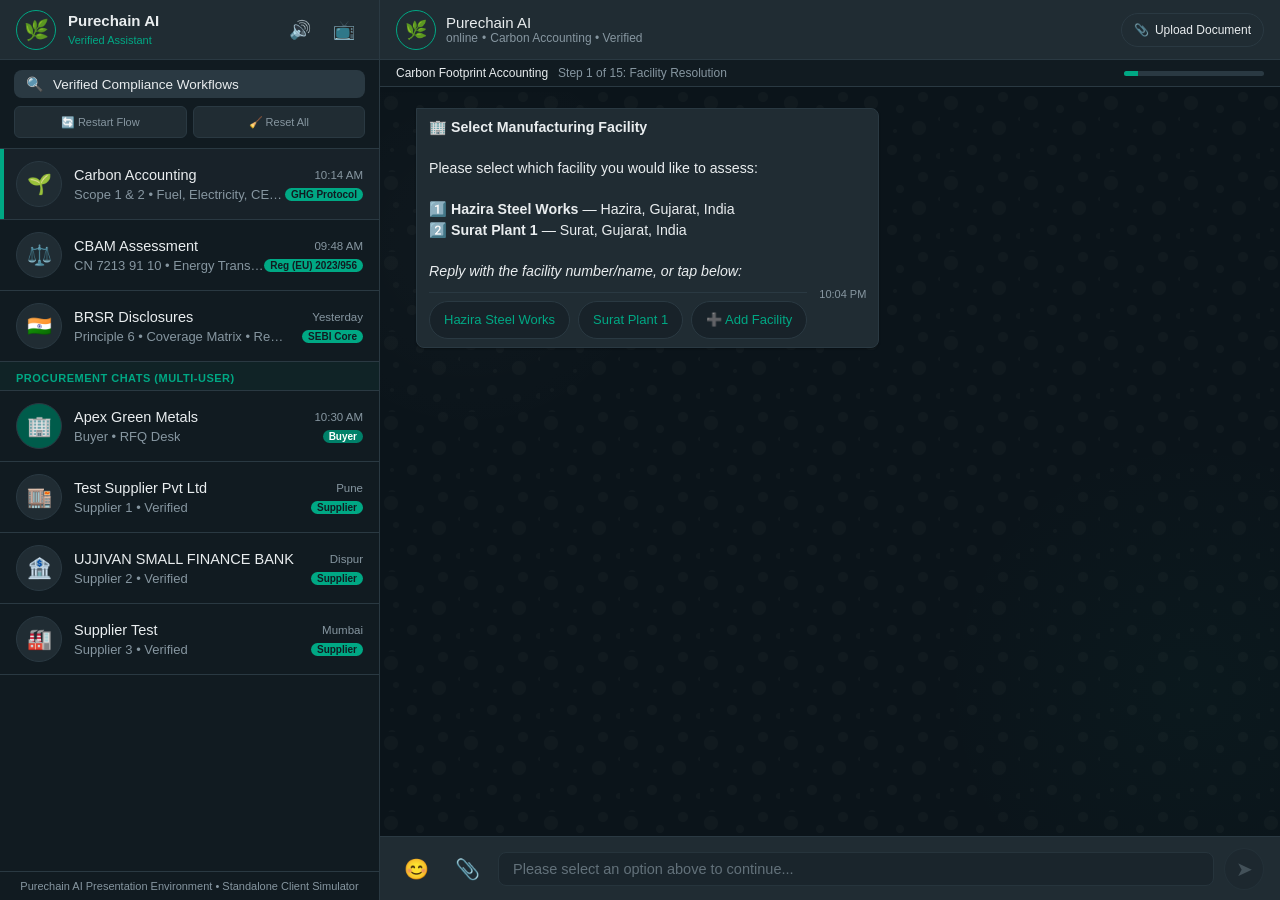
<file: index.html>
<!DOCTYPE html>
<html lang="en">
<head>
  <meta charset="UTF-8">
  <meta name="viewport" content="width=device-width, initial-scale=1.0, maximum-scale=1.0, user-scalable=no">
  <title>Purechain AI — Interactive WhatsApp Presentation Simulator</title>
  <link rel="stylesheet" href="css/whatsapp.css">
  <link rel="stylesheet" href="css/presentation.css">
</head>
<body>

  <!-- App Master Container: on mobile, alternates between .view-chat and .view-sidebar -->
  <div class="app-container view-chat" id="appContainer">

    <!-- WhatsApp Left Sidebar: Conversation / Workflow Selector -->
    <aside class="app-sidebar" id="appSidebar">
      <!-- Sidebar Header -->
      <div class="sidebar-header">
        <div class="brand-section">
          <div class="brand-avatar">🌿</div>
          <div class="brand-text">
            <h1>Purechain AI</h1>
            <span class="brand-badge">Verified Assistant</span>
          </div>
        </div>
        <div class="sidebar-actions">
          <button class="icon-btn" id="toggleAudioBtn" title="Toggle Sound">🔊</button>
          <button class="icon-btn" id="togglePresentationBtn" title="Toggle Presentation Mode">📺</button>
        </div>
      </div>

      <!-- Quick Controls & Search -->
      <div class="sidebar-tools">
        <div class="search-box">
          <span class="search-icon">🔍</span>
          <input type="text" id="workflowSearch" placeholder="Search conversations" readonly value="Verified Compliance Workflows">
        </div>

        <div class="demo-control-bar">
          <button class="btn-demo-ctrl" id="restartWorkflowBtn" title="Restart active conversation">🔄 Restart Flow</button>
          <button class="btn-demo-ctrl" id="resetAllDataBtn" title="Reset all demo states">🧹 Reset All</button>
        </div>
      </div>

      <!-- Workflow Conversations List -->
      <ul class="workflow-tab-list" id="workflowTabList">
        <!-- 1. Carbon Accounting (HARIYALI) -->
        <li class="workflow-tab-item active" data-workflow="HARIYALI">
          <div class="wf-icon-circle">🌱</div>
          <div class="wf-details">
            <div class="wf-title-row">
              <h3>Carbon Accounting</h3>
              <span class="wf-time">10:14 AM</span>
            </div>
            <div class="wf-preview-row">
              <span class="wf-snippet">Scope 1 & 2 • Fuel, Electricity, CEA v22.0</span>
              <span class="wf-badge">GHG Protocol</span>
            </div>
          </div>
        </li>

        <!-- 2. CBAM Assessment -->
        <li class="workflow-tab-item" data-workflow="CBAM">
          <div class="wf-icon-circle">⚖️</div>
          <div class="wf-details">
            <div class="wf-title-row">
              <h3>CBAM Assessment</h3>
              <span class="wf-time">09:48 AM</span>
            </div>
            <div class="wf-preview-row">
              <span class="wf-snippet">CN 7213 91 10 • Energy Transfers • Biomass</span>
              <span class="wf-badge">Reg (EU) 2023/956</span>
            </div>
          </div>
        </li>

        <!-- 3. BRSR Disclosures -->
        <li class="workflow-tab-item" data-workflow="BRSR">
          <div class="wf-icon-circle">🇮🇳</div>
          <div class="wf-details">
            <div class="wf-title-row">
              <h3>BRSR Disclosures</h3>
              <span class="wf-time">Yesterday</span>
            </div>
            <div class="wf-preview-row">
              <span class="wf-snippet">Principle 6 • Coverage Matrix • Reconciled</span>
              <span class="wf-badge">SEBI Core</span>
            </div>
          </div>
        </li>

        <!-- Section: Multi-User Procurement Simulation -->
        <li style="padding: 10px 16px 6px; font-size: 11px; font-weight: 700; color: var(--wa-green-primary); letter-spacing: 0.5px; background-color: rgba(0, 168, 132, 0.05); border-bottom: 1px solid var(--wa-border);">
          PROCUREMENT CHATS (MULTI-USER)
        </li>

        <!-- 4. Buyer — Apex Green Metals Pvt Ltd -->
        <li class="workflow-tab-item" data-workflow="PROCUREMENT_BUYER" id="tab_buyer">
          <div class="wf-icon-circle" style="background-color: #005c4b; color: #e9edef;">🏢</div>
          <div class="wf-details">
            <div class="wf-title-row">
              <h3>Apex Green Metals</h3>
              <span class="wf-time" id="time_buyer">10:30 AM</span>
            </div>
            <div class="wf-preview-row">
              <span class="wf-snippet" id="snippet_buyer">Buyer • RFQ Desk</span>
              <span class="wf-badge" style="background-color: #008069; color: #fff;">Buyer</span>
            </div>
          </div>
        </li>

        <!-- 5. Supplier 1 — Test Supplier Pvt Ltd -->
        <li class="workflow-tab-item" data-workflow="PROCUREMENT_SUPPLIER_1" id="tab_supplier_1">
          <div class="wf-icon-circle">🏬</div>
          <div class="wf-details">
            <div class="wf-title-row">
              <h3>Test Supplier Pvt Ltd</h3>
              <span class="wf-time" id="time_supplier_1">Pune</span>
            </div>
            <div class="wf-preview-row">
              <span class="wf-snippet" id="snippet_supplier_1">Supplier 1 • Verified</span>
              <span class="wf-badge">Supplier</span>
            </div>
          </div>
        </li>

        <!-- 6. Supplier 2 — UJJIVAN SMALL FINANCE BANK LIMITED -->
        <li class="workflow-tab-item" data-workflow="PROCUREMENT_SUPPLIER_2" id="tab_supplier_2">
          <div class="wf-icon-circle">🏦</div>
          <div class="wf-details">
            <div class="wf-title-row">
              <h3>UJJIVAN SMALL FINANCE BANK</h3>
              <span class="wf-time" id="time_supplier_2">Dispur</span>
            </div>
            <div class="wf-preview-row">
              <span class="wf-snippet" id="snippet_supplier_2">Supplier 2 • Verified</span>
              <span class="wf-badge">Supplier</span>
            </div>
          </div>
        </li>

        <!-- 7. Supplier 3 — Supplier Test -->
        <li class="workflow-tab-item" data-workflow="PROCUREMENT_SUPPLIER_3" id="tab_supplier_3">
          <div class="wf-icon-circle">🏭</div>
          <div class="wf-details">
            <div class="wf-title-row">
              <h3>Supplier Test</h3>
              <span class="wf-time" id="time_supplier_3">Mumbai</span>
            </div>
            <div class="wf-preview-row">
              <span class="wf-snippet" id="snippet_supplier_3">Supplier 3 • Verified</span>
              <span class="wf-badge">Supplier</span>
            </div>
          </div>
        </li>
      </ul>

      <!-- Sidebar Footer -->
      <div class="sidebar-footer">
        Purechain AI Presentation Environment • Standalone Client Simulator
      </div>
    </aside>

    <!-- WhatsApp Main Chat Area -->
    <main class="chat-container" id="chatContainer">

      <!-- Chat Header -->
      <header class="chat-header">
        <div class="chat-header-profile">
          <!-- Back button: visible on mobile to return to conversations list -->
          <button class="mobile-back-btn" id="mobileBackBtn" title="Back to conversations">←</button>
          <div class="profile-avatar" id="headerAvatar">🌿</div>
          <div class="profile-info">
            <h2 id="headerTitle">Purechain AI</h2>
            <div class="profile-status">
              <span id="headerStatus">online</span> • <span id="headerSubtitle">Carbon Accounting • Verified</span>
            </div>
          </div>
        </div>

        <div class="chat-header-controls">
          <button class="btn-header-action" id="attachDocBtn" title="Upload Document">
            <span class="btn-icon">📎</span> <span>Upload Document</span>
          </button>
        </div>
      </header>

      <!-- Workflow Progress Tracker Bar -->
      <div class="workflow-progress-banner">
        <div class="progress-info">
          <strong id="workflowBannerTitle">Carbon Accounting Assessment</strong>
          <span id="workflowProgressText">Step 1 of 11: Facility Details</span>
        </div>
        <div class="progress-bar-container">
          <div class="progress-bar-fill" id="workflowProgressFill" style="width: 10%"></div>
        </div>
      </div>

      <!-- Wallpaper & Scrollable History -->
      <div class="chat-wallpaper"></div>
      <div class="chat-history" id="chatHistory">
        <!-- Messages dynamically inserted here -->
      </div>

      <!-- Typing Indicator (Floating / In-flow) -->
      <div class="typing-bubble hidden" id="typingIndicator" style="position: absolute; bottom: 74px; left: 24px; z-index: 5;">
        <span class="typing-dot"></span>
        <span class="typing-dot"></span>
        <span class="typing-dot"></span>
      </div>

      <!-- Chat Input Composer -->
      <footer class="chat-footer">
        <button class="footer-btn" title="Emoji">😊</button>
        <button class="footer-btn" id="attachDocFooterBtn" onclick="document.getElementById('attachDocBtn').click()" title="Attach Document">📎</button>

        <div class="input-container disabled">
          <input type="text" class="message-input" id="messageInput" placeholder="Please select an option above to continue..." disabled readonly>
        </div>

        <button class="footer-btn send-btn disabled" id="sendMessageBtn" title="Send Message" disabled>➤</button>
      </footer>

    </main>

  </div>

  <!-- Reusable Document Modal & Statutory Report Viewer -->
  <div class="modal-overlay hidden" id="documentModal">
    <div class="modal-dialog">
      <div class="modal-header">
        <h3 id="modalTitle">Document Verification</h3>
        <button class="icon-btn" id="modalCloseBtn">✕</button>
      </div>
      <div class="modal-body" id="modalBody">
        <!-- Dynamic content: Upload Dropzone or Statutory Report Paper -->
      </div>
    </div>
  </div>

  <!-- JavaScript Module Bundle -->
  <script src="js/data/hariyali_data.js"></script>
  <script src="js/data/cbam_data.js"></script>
  <script src="js/data/brsr_data.js"></script>
  <script src="js/data/daam_guru_data.js?v=20261109_06"></script>
  <script src="js/data/procurement_data.js?v=20261109_06"></script>
  <script src="js/data/sample_docs.js"></script>
  <script src="js/engines/ocr_engine.js"></script>
  <script src="js/engines/hariyali_engine.js"></script>
  <script src="js/engines/cbam_engine.js"></script>
  <script src="js/engines/brsr_engine.js"></script>
  <script src="js/engines/procurement_engine.js?v=20261109_06"></script>
  <script src="js/ui/chat_view.js?v=20261109_06"></script>
  <script src="js/ui/document_modal.js?v=20261109_06"></script>
  <script src="js/ui/controls.js?v=20261109_06"></script>
  <script src="js/app.js?v=20261109_06"></script>

</body>
</html>
</file>
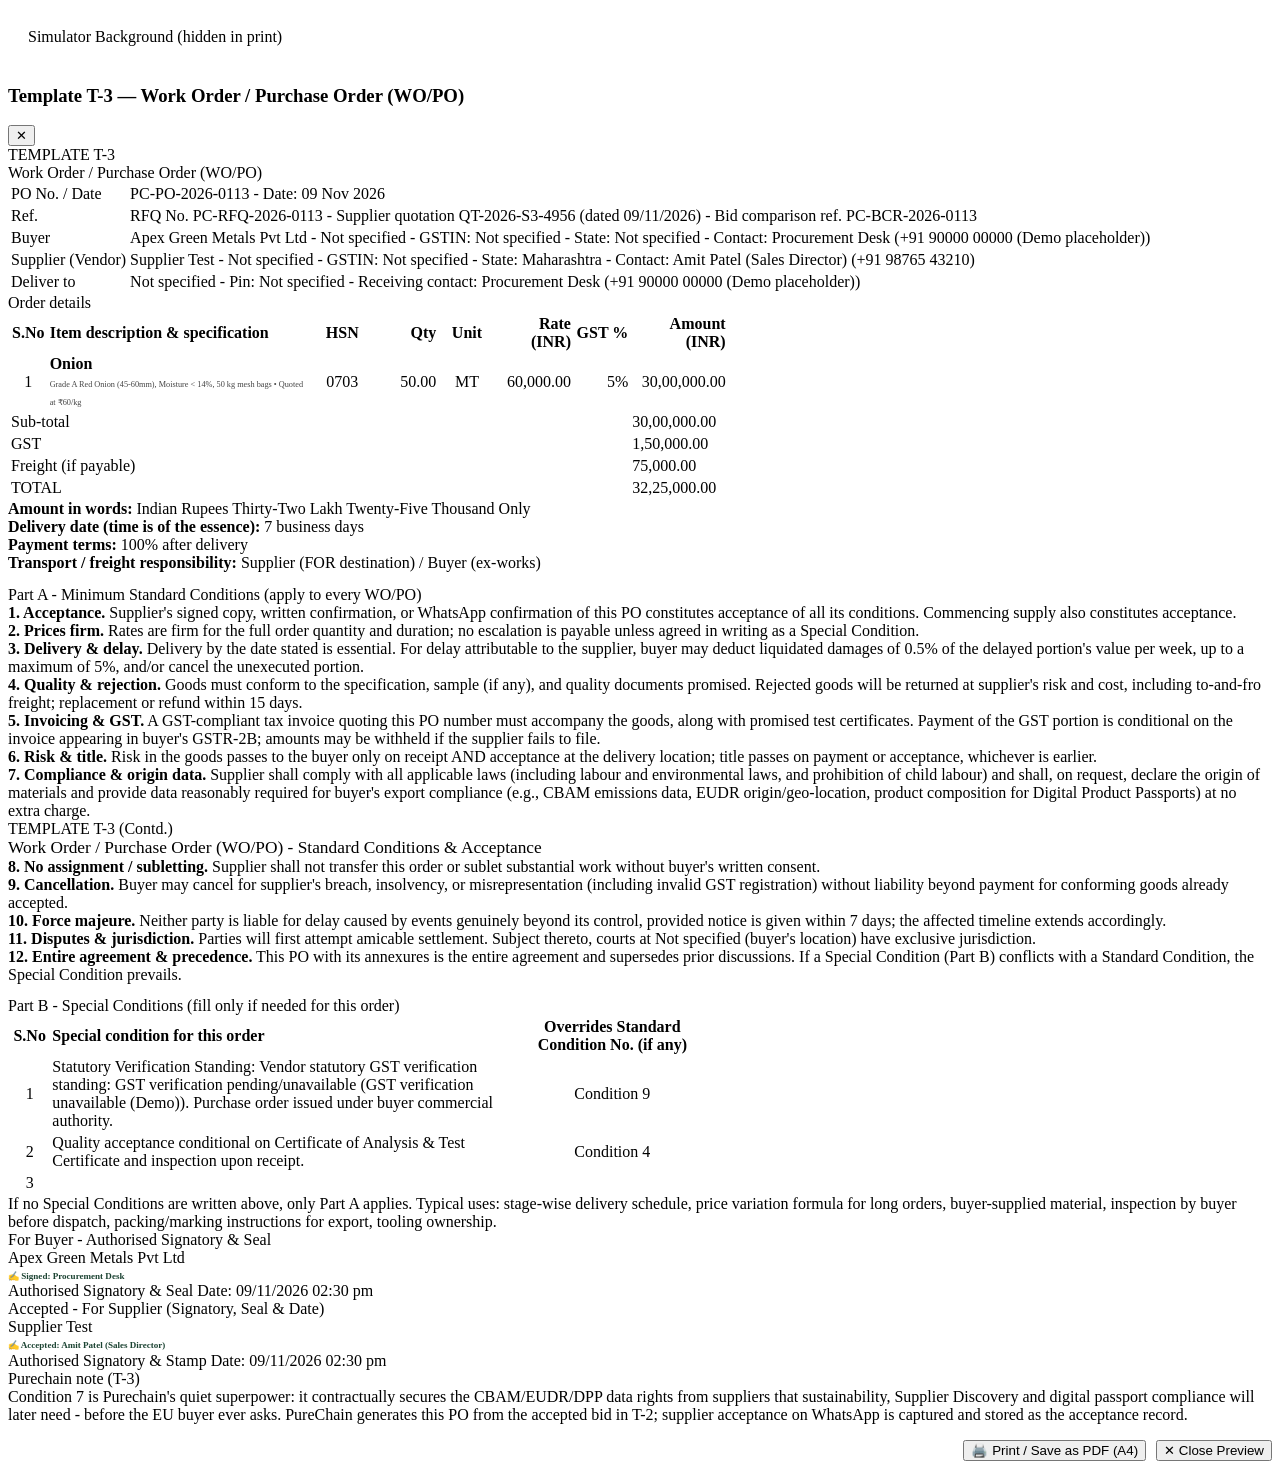
<file: scratch/temp_browser_print.html>
<!DOCTYPE html>
<html lang="en">
<head>
  <meta charset="UTF-8">
  <title>Purechain AI — Interactive WhatsApp Presentation Simulator</title>
  <link rel="stylesheet" href="file:///C:/Users/spait/Downloads/purechain-ai-simu/purechain-simulator/css/presentation.css">
</head>
<body class="modal-open">
  <div class="app-container">
    <div style="padding: 20px;">Simulator Background (hidden in print)</div>
  </div>

  <!-- Reusable Document Modal & Statutory Report Viewer -->
  <div class="modal-overlay" id="documentModal">
    <div class="modal-dialog">
      <div class="modal-header">
        <h3 id="modalTitle">Template T-3 — Work Order / Purchase Order (WO/PO)</h3>
        <button class="icon-btn" id="modalCloseBtn">✕</button>
      </div>
      <div class="modal-body" id="modalBody">
        
      <div class="po-preview-wrapper">
        
      <div class="t3-po-document">
        
        <!-- ==================== PAGE 1 OF 2 ==================== -->
        <div class="t3-page t3-page-1">
          <!-- Header -->
          <div class="t3-tag">TEMPLATE T-3</div>
          <div class="t3-title">Work Order / Purchase Order (WO/PO)</div>
          <div class="t3-header-divider"></div>

          <!-- Summary Table -->
          <table class="t3-summary-table">
            <tbody>
              <tr>
                <td class="t3-summary-label">PO No. / Date</td>
                <td class="t3-summary-val">PC-PO-2026-0113 - Date: 09 Nov 2026</td>
              </tr>
              <tr>
                <td class="t3-summary-label">Ref.</td>
                <td class="t3-summary-val">RFQ No. PC-RFQ-2026-0113 - Supplier quotation QT-2026-S3-4956 (dated 09/11/2026) - Bid comparison ref. PC-BCR-2026-0113</td>
              </tr>
              <tr>
                <td class="t3-summary-label">Buyer</td>
                <td class="t3-summary-val">Apex Green Metals Pvt Ltd - Not specified - GSTIN: Not specified - State: Not specified - Contact: Procurement Desk (+91 90000 00000 (Demo placeholder))</td>
              </tr>
              <tr>
                <td class="t3-summary-label">Supplier (Vendor)</td>
                <td class="t3-summary-val">Supplier Test - Not specified - GSTIN: Not specified - State: Maharashtra - Contact: Amit Patel (Sales Director) (+91 98765 43210)</td>
              </tr>
              <tr>
                <td class="t3-summary-label">Deliver to</td>
                <td class="t3-summary-val">Not specified - Pin: Not specified - Receiving contact: Procurement Desk (+91 90000 00000 (Demo placeholder))</td>
              </tr>
            </tbody>
          </table>

          <!-- Order Details Section -->
          <div class="t3-section-heading">Order details</div>
          <table class="t3-order-table">
            <thead>
              <tr>
                <th style="width: 26pt; text-align: center;">S.No</th>
                <th style="width: 194pt; text-align: left;">Item description &amp; specification</th>
                <th style="width: 45pt; text-align: center;">HSN</th>
                <th style="width: 45pt; text-align: right;">Qty</th>
                <th style="width: 40pt; text-align: center;">Unit</th>
                <th style="width: 55pt; text-align: right;">Rate (INR)</th>
                <th style="width: 40pt; text-align: right;">GST %</th>
                <th style="width: 70pt; text-align: right;">Amount (INR)</th>
              </tr>
            </thead>
            <tbody>
              <tr>
                <td style="text-align: center;">1</td>
                <td style="text-align: left;">
                  <strong>Onion</strong>
                  <br><span style="color: #444444; font-size: 6.2pt;">Grade A Red Onion (45-60mm), Moisture < 14%, 50 kg mesh bags • Quoted at ₹60/kg</span>
                </td>
                <td style="text-align: center;">0703</td>
                <td style="text-align: right;">50.00</td>
                <td style="text-align: center;">MT</td>
                <td style="text-align: right;">60,000.00</td>
                <td style="text-align: right;">5%</td>
                <td style="text-align: right;">30,00,000.00</td>
              </tr>
              <tr class="t3-total-row">
                <td colspan="7" class="t3-total-label">Sub-total</td>
                <td class="t3-total-val">30,00,000.00</td>
              </tr>
              <tr class="t3-total-row">
                <td colspan="7" class="t3-total-label">GST</td>
                <td class="t3-total-val">1,50,000.00</td>
              </tr>
              <tr class="t3-total-row">
                <td colspan="7" class="t3-total-label">Freight (if payable)</td>
                <td class="t3-total-val">75,000.00</td>
              </tr>
              <tr class="t3-grand-total-row">
                <td colspan="7" class="t3-grand-total-label">TOTAL<span class="t3-compat-tag" style="display:none;"> PURCHASE ORDER VALUE (INR)</span></td>
                <td class="t3-grand-total-val">32,25,000.00</td>
              </tr>
            </tbody>
          </table>

          <!-- Commercial Terms & Amount in Words Lines -->
          <div class="t3-commercial-lines">
            <div class="t3-commercial-line">
              <strong>Amount in words<span class="t3-compat-tag" style="display:none;"> (INR)</span>:</strong> Indian Rupees Thirty-Two Lakh Twenty-Five Thousand Only
            </div>
            <div class="t3-commercial-line">
              <strong>Delivery date (time is of the essence):</strong> 7 business days
            </div>
            <div class="t3-commercial-line">
              <strong>Payment terms:</strong> 100% after delivery
            </div>
            <div class="t3-commercial-line">
              <strong>Transport / freight responsibility:</strong> Supplier (FOR destination) / Buyer (ex-works)
            </div>
          </div>

          <!-- Part A Section Heading -->
          <div class="t3-section-heading" style="margin-top: 10pt;">Part A - Minimum Standard Conditions (apply to every WO/PO)</div>
          
          <!-- Conditions 1 to 7 -->
          <div class="t3-condition-p1">
            <strong>1. Acceptance.</strong> Supplier's signed copy, written confirmation, or WhatsApp confirmation of this PO constitutes acceptance of all its conditions. Commencing supply also constitutes acceptance.
          </div>
          <div class="t3-condition-p1">
            <strong>2. Prices firm.</strong> Rates are firm for the full order quantity and duration; no escalation is payable unless agreed in writing as a Special Condition.
          </div>
          <div class="t3-condition-p1">
            <strong>3. Delivery &amp; delay.</strong> Delivery by the date stated is essential. For delay attributable to the supplier, buyer may deduct liquidated damages of 0.5% of the delayed portion's value per week, up to a maximum of 5%, and/or cancel the unexecuted portion.
          </div>
          <div class="t3-condition-p1">
            <strong>4. Quality &amp; rejection.</strong> Goods must conform to the specification, sample (if any), and quality documents promised. Rejected goods will be returned at supplier's risk and cost, including to-and-fro freight; replacement or refund within 15 days.
          </div>
          <div class="t3-condition-p1">
            <strong>5. Invoicing &amp; GST.</strong> A GST-compliant tax invoice quoting this PO number must accompany the goods, along with promised test certificates. Payment of the GST portion is conditional on the invoice appearing in buyer's GSTR-2B; amounts may be withheld if the supplier fails to file.
          </div>
          <div class="t3-condition-p1">
            <strong>6. Risk &amp; title.</strong> Risk in the goods passes to the buyer only on receipt AND acceptance at the delivery location; title passes on payment or acceptance, whichever is earlier.
          </div>
          <div class="t3-condition-p1">
            <strong>7. Compliance &amp; origin data.</strong> Supplier shall comply with all applicable laws (including labour and environmental laws, and prohibition of child labour) and shall, on request, declare the origin of materials and provide data reasonably required for buyer's export compliance (e.g., CBAM emissions data, EUDR origin/geo-location, product composition for Digital Product Passports) at no extra charge.
          </div>
        </div>

        <!-- ==================== PAGE 2 OF 2 ==================== -->
        <div class="t3-page t3-page-2">
          <!-- Page 2 Header -->
          <div class="t3-tag">TEMPLATE T-3 (Contd.)</div>
          <div class="t3-title" style="font-size: 13pt;">Work Order / Purchase Order (WO/PO) - Standard Conditions &amp; Acceptance</div>
          <div class="t3-header-divider"></div>

          <!-- Conditions 8 to 12 -->
          <div class="t3-condition-p2">
            <strong>8. No assignment / subletting.</strong> Supplier shall not transfer this order or sublet substantial work without buyer's written consent.
          </div>
          <div class="t3-condition-p2">
            <strong>9. Cancellation.</strong> Buyer may cancel for supplier's breach, insolvency, or misrepresentation (including invalid GST registration) without liability beyond payment for conforming goods already accepted.
          </div>
          <div class="t3-condition-p2">
            <strong>10. Force majeure.</strong> Neither party is liable for delay caused by events genuinely beyond its control, provided notice is given within 7 days; the affected timeline extends accordingly.
          </div>
          <div class="t3-condition-p2">
            <strong>11. Disputes &amp; jurisdiction.</strong> Parties will first attempt amicable settlement. Subject thereto, courts at Not specified (buyer's location) have exclusive jurisdiction.
          </div>
          <div class="t3-condition-p2">
            <strong>12. Entire agreement &amp; precedence.</strong> This PO with its annexures is the entire agreement and supersedes prior discussions. If a Special Condition (Part B) conflicts with a Standard Condition, the Special Condition prevails.
          </div>

          <!-- Part B Section Heading -->
          <div class="t3-section-heading" style="margin-top: 10pt;">Part B - Special Conditions (fill only if needed for this order)</div>

          <!-- Part B Table -->
          <table class="t3-partb-table">
            <thead>
              <tr>
                <th style="width: 28pt; text-align: center;">S.No</th>
                <th style="width: 347pt; text-align: left;">Special condition for this order</th>
                <th style="width: 140pt; text-align: center;">Overrides Standard Condition No. (if any)</th>
              </tr>
            </thead>
            <tbody>
              <tr>
                <td style="text-align: center;">1</td>
                <td style="text-align: left;">Statutory Verification Standing: Vendor statutory GST verification standing: GST verification pending/unavailable (GST verification unavailable (Demo)). Purchase order issued under buyer commercial authority.</td>
                <td style="text-align: center;">Condition 9</td>
              </tr>
              <tr>
                <td style="text-align: center;">2</td>
                <td style="text-align: left;">Quality acceptance conditional on Certificate of Analysis & Test Certificate and inspection upon receipt.</td>
                <td style="text-align: center;">Condition 4</td>
              </tr>
              <tr>
                <td style="text-align: center;">3</td>
                <td style="text-align: left;">&nbsp;</td>
                <td style="text-align: center;">&nbsp;</td>
              </tr>
            </tbody>
          </table>

          <!-- Part B Footnote -->
          <div class="t3-partb-footnote">
            If no Special Conditions are written above, only Part A applies. Typical uses: stage-wise delivery schedule, price variation formula for long orders, buyer-supplied material, inspection by buyer before dispatch, packing/marking instructions for export, tooling ownership.
          </div>

          <!-- Signatures Section -->
          <div class="t3-signatures-row">
            <div class="t3-sig-card">
              <div class="t3-sig-title">For Buyer - Authorised Signatory &amp; Seal</div>
              <div class="t3-sig-party">Apex Green Metals Pvt Ltd</div>
              
                <div class="t3-sig-signed" style="font-size: 6.8pt; color: #1b4332; font-weight: bold; margin: 3pt 0 1pt 0;">
                  ✍️ Signed: Procurement Desk
                </div>
              
              <div class="t3-sig-divider"></div>
              <div class="t3-sig-bottom">
                <span>Authorised Signatory &amp; Seal</span>
                <span>Date: 09/11/2026 02:30 pm</span>
              </div>
            </div>
            <div class="t3-sig-card">
              <div class="t3-sig-title">Accepted - For Supplier (Signatory, Seal &amp; Date)</div>
              <div class="t3-sig-party">Supplier Test</div>
              
                <div class="t3-sig-signed" style="font-size: 6.8pt; color: #1b4332; font-weight: bold; margin: 3pt 0 1pt 0;">
                  ✍️ Accepted: Amit Patel (Sales Director)
                </div>
              
              <div class="t3-sig-divider"></div>
              <div class="t3-sig-bottom">
                <span>Authorised Signatory &amp; Stamp</span>
                <span>Date: 09/11/2026 02:30 pm</span>
              </div>
            </div>
          </div>

          <!-- Purechain Note (T-3) -->
          <div class="t3-purechain-note">
            <div class="t3-note-title">Purechain note (T-3)</div>
            <div class="t3-note-body">
              Condition 7 is Purechain's quiet superpower: it contractually secures the CBAM/EUDR/DPP data rights from suppliers that sustainability, Supplier Discovery and digital passport compliance will later need - before the EU buyer ever asks. PureChain generates this PO from the accepted bid in T-2; supplier acceptance on WhatsApp is captured and stored as the acceptance record.
            </div>
          </div>
        </div>

      </div>
    
        <div class="report-actions" style="margin-top: 16px; display: flex; justify-content: flex-end; gap: 10px;">
          <button class="btn-download" onclick="window.print()">🖨️ Print / Save as PDF (A4)</button>
          <button class="btn-secondary" onclick="window.documentModal.close()">✕ Close Preview</button>
        </div>
      </div>
    
      </div>
    </div>
  </div>
</body>
</html>
</file>
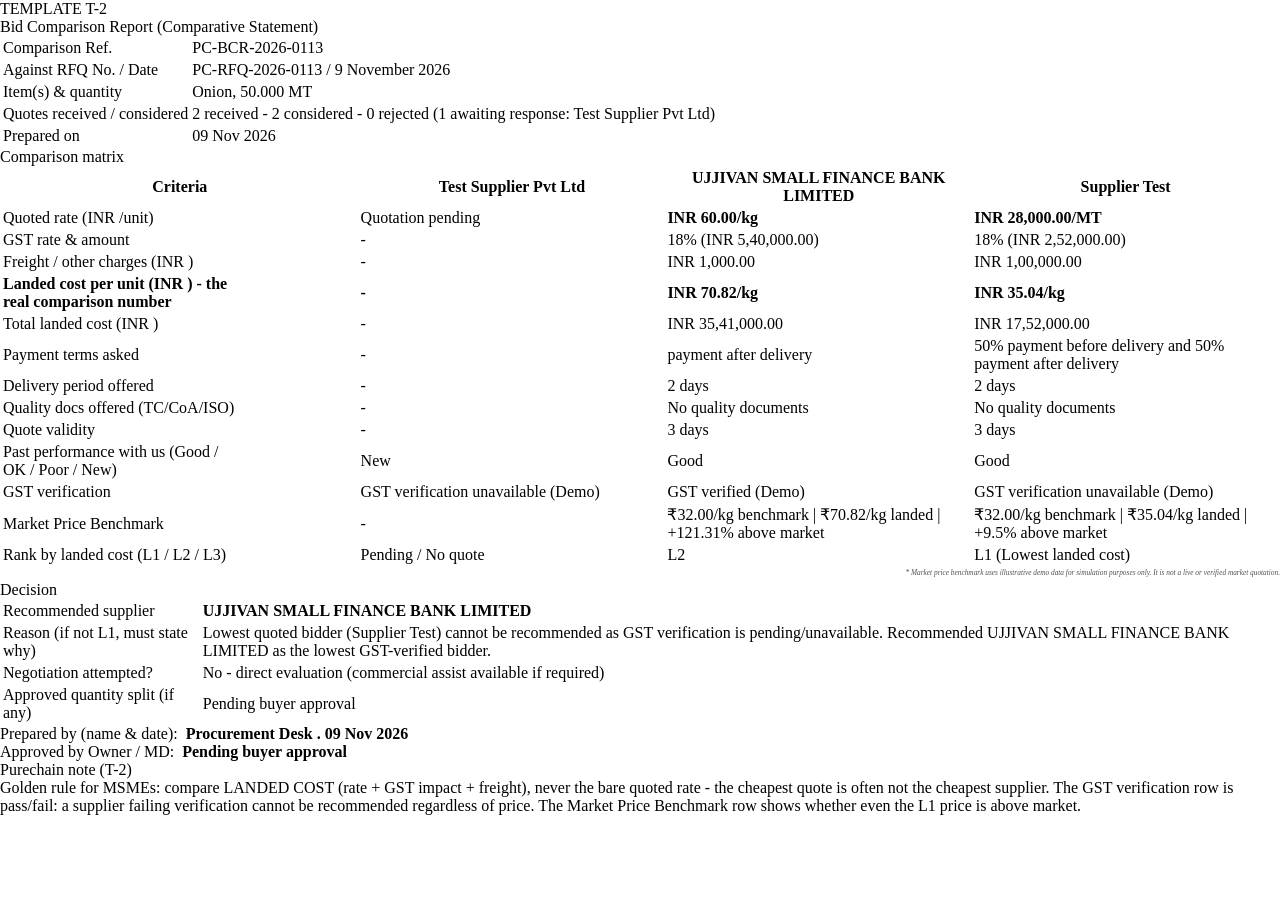
<file: scratch/temp_comparison.html>
<!DOCTYPE html>
<html>
<head>
  <meta charset="utf-8">
  <title>T-2 Bid Comparison Report - PC-BCR-2026-0113</title>
  <link rel="stylesheet" href="file:///C:/Users/spait/Downloads/purechain-ai-simu/purechain-simulator/css/presentation.css">
  <style>
    @page {
      size: A4 portrait;
      margin: 12mm 14mm 12mm 14mm;
    }
    body {
      margin: 0;
      padding: 0;
      background: #ffffff;
      -webkit-print-color-adjust: exact !important;
      print-color-adjust: exact !important;
    }
    .t2-comparison-document {
      box-shadow: none !important;
      padding: 0 !important;
      max-width: 100% !important;
    }
    .report-actions {
      display: none !important;
    }
  </style>
</head>
<body>
  
      <div class="t2-comparison-document">
        <!-- Document Header -->
        <div class="t2-header">
          <div class="t2-template-tag">TEMPLATE T-2</div>
          <div class="t2-title">Bid Comparison Report (Comparative Statement)</div>
        </div>
        <div class="t2-divider"></div>

        <!-- SECTION A — RFQ SUMMARY -->
        <table class="t2-table t2-summary-table">
          <tbody>
            <tr>
              <td class="t2-label">Comparison Ref.</td>
              <td class="t2-value">PC-BCR-2026-0113</td>
            </tr>
            <tr>
              <td class="t2-label">Against RFQ No. / Date</td>
              <td class="t2-value">PC-RFQ-2026-0113 / 9 November 2026</td>
            </tr>
            <tr>
              <td class="t2-label">Item(s) & quantity</td>
              <td class="t2-value">Onion, 50.000 MT</td>
            </tr>
            <tr>
              <td class="t2-label">Quotes received / considered</td>
              <td class="t2-value">2 received - 2 considered - 0 rejected (1 awaiting response: Test Supplier Pvt Ltd)</td>
            </tr>
            <tr>
              <td class="t2-label">Prepared on</td>
              <td class="t2-value">09 Nov 2026</td>
            </tr>
          </tbody>
        </table>

        <!-- SECTION B — COMPARISON MATRIX -->
        <div class="t2-section-heading">Comparison matrix</div>
        <table class="t2-table t2-matrix-table">
          <thead>
            <tr>
              <th class="t2-criteria-th" style="width: 28%;">Criteria</th>
              <th style="width: 24%;">Test Supplier Pvt Ltd</th><th style="width: 24%;">UJJIVAN SMALL FINANCE BANK LIMITED</th><th style="width: 24%;">Supplier Test</th>
            </tr>
          </thead>
          <tbody>
            <!-- Row 1: Quoted rate (INR /unit) -->
            <tr>
              <td class="t2-criteria-col">Quoted rate (INR /unit)</td>
              <td style="">Quotation pending</td><td style="font-weight: bold;">INR 60.00/kg</td><td style="font-weight: bold;">INR 28,000.00/MT</td>
            </tr>
            <!-- Row 2: GST rate & amount -->
            <tr class="t2-row-alt">
              <td class="t2-criteria-col">GST rate & amount</td>
              <td>-</td><td>18% (INR 5,40,000.00)</td><td>18% (INR 2,52,000.00)</td>
            </tr>
            <!-- Row 3: Freight / other charges (INR ) -->
            <tr>
              <td class="t2-criteria-col">Freight / other charges (INR )</td>
              <td>-</td><td>INR 1,000.00</td><td>INR 1,00,000.00</td>
            </tr>
            <!-- Row 4: Landed cost per unit (INR ) - the real comparison number -->
            <tr class="t2-row-landed">
              <td class="t2-criteria-col"><strong>Landed cost per unit (INR ) - the<br>real comparison number</strong></td>
              <td><strong>-</strong></td><td><strong>INR 70.82/kg</strong></td><td><strong>INR 35.04/kg</strong></td>
            </tr>
            <!-- Row 5: Total landed cost (INR ) -->
            <tr class="t2-row-total">
              <td class="t2-criteria-col">Total landed cost (INR )</td>
              <td>-</td><td>INR 35,41,000.00</td><td>INR 17,52,000.00</td>
            </tr>
            <!-- Row 6: Payment terms asked -->
            <tr class="t2-row-alt">
              <td class="t2-criteria-col">Payment terms asked</td>
              <td>-</td><td>payment after delivery</td><td>50% payment before delivery and 50% payment after delivery</td>
            </tr>
            <!-- Row 7: Delivery period offered -->
            <tr>
              <td class="t2-criteria-col">Delivery period offered</td>
              <td>-</td><td>2 days</td><td>2 days</td>
            </tr>
            <!-- Row 8: Quality docs offered (TC/CoA/ISO) -->
            <tr class="t2-row-alt">
              <td class="t2-criteria-col">Quality docs offered (TC/CoA/ISO)</td>
              <td>-</td><td>No quality documents</td><td>No quality documents</td>
            </tr>
            <!-- Row 9: Quote validity -->
            <tr>
              <td class="t2-criteria-col">Quote validity</td>
              <td>-</td><td>3 days</td><td>3 days</td>
            </tr>
            <!-- Row 10: Past performance with us (Good / OK / Poor / New) -->
            <tr class="t2-row-alt">
              <td class="t2-criteria-col">Past performance with us (Good /<br>OK / Poor / New)</td>
              <td>New</td><td>Good</td><td>Good</td>
            </tr>
            <!-- Row 11: GST verification -->
            <tr>
              <td class="t2-criteria-col">GST verification</td>
              <td>GST verification unavailable (Demo)</td><td>GST verified (Demo)</td><td>GST verification unavailable (Demo)</td>
            </tr>
            <!-- Row 12: Market Price Benchmark -->
            <tr class="t2-row-alt">
              <td class="t2-criteria-col">Market Price Benchmark</td>
              <td>-</td><td>₹32.00/kg benchmark | ₹70.82/kg landed | +121.31% above market</td><td>₹32.00/kg benchmark | ₹35.04/kg landed | +9.5% above market</td>
            </tr>
            <!-- Row 13: Rank by landed cost (L1 / L2 / L3) -->
            <tr class="t2-row-rank">
              <td class="t2-criteria-col">Rank by landed cost (L1 / L2 / L3)</td>
              <td>Pending / No quote</td><td>L2</td><td>L1 (Lowest landed cost)</td>
            </tr>
          </tbody>
        </table>

        <!-- Market Price Benchmark Simulation Disclosure -->
        <div class="t2-benchmark-disclosure" style="font-size: 5.5pt; color: #4a5550; font-style: italic; margin: 1px 0 4px 0; text-align: right;">
          * Market price benchmark uses illustrative demo data for simulation purposes only. It is not a live or verified market quotation.
        </div>

        <!-- SECTION C — DECISION -->
        <div class="t2-section-heading">Decision</div>
        <table class="t2-table t2-decision-table">
          <tbody>
            <tr>
              <td class="t2-label">Recommended supplier</td>
              <td class="t2-value"><strong>UJJIVAN SMALL FINANCE BANK LIMITED</strong></td>
            </tr>
            <tr>
              <td class="t2-label">Reason (if not L1, must state why)</td>
              <td class="t2-value">Lowest quoted bidder (Supplier Test) cannot be recommended as GST verification is pending/unavailable. Recommended UJJIVAN SMALL FINANCE BANK LIMITED as the lowest GST-verified bidder.</td>
            </tr>
            <tr>
              <td class="t2-label">Negotiation attempted?</td>
              <td class="t2-value">No - direct evaluation (commercial assist available if required)</td>
            </tr>
            <tr>
              <td class="t2-label">Approved quantity split (if any)</td>
              <td class="t2-value">Pending buyer approval</td>
            </tr>
          </tbody>
        </table>

        <!-- Signatures Line -->
        <div class="t2-signatures">
          <div>Prepared by (name &amp; date): &nbsp;<strong>Procurement Desk . 09 Nov 2026</strong></div>
          <div>Approved by Owner / MD: &nbsp;<strong>Pending buyer approval</strong></div>
        </div>

        <!-- SECTION D — PURECHAIN NOTE -->
        <div class="t2-callout">
          <div class="t2-callout-title">Purechain note (T-2)</div>
          <div>Golden rule for MSMEs: compare LANDED COST (rate + GST impact + freight), never the bare quoted rate - the cheapest quote is often not the cheapest supplier. The GST verification row is pass/fail: a supplier failing verification cannot be recommended regardless of price. The Market Price Benchmark row shows whether even the L1 price is above market.</div>
        </div>

        <!-- Interactive Modal Actions (Screen view only) -->
        <div class="report-actions" style="margin-top: 16px; display: flex; justify-content: flex-end; gap: 10px;">
          <button class="btn-download" onclick="window.print()">🖨️ Print / Save as PDF (A4)</button>
          <button class="btn-secondary" onclick="window.documentModal.close()">✕ Close Preview</button>
        </div>
      </div>
    
</body>
</html>
</file>
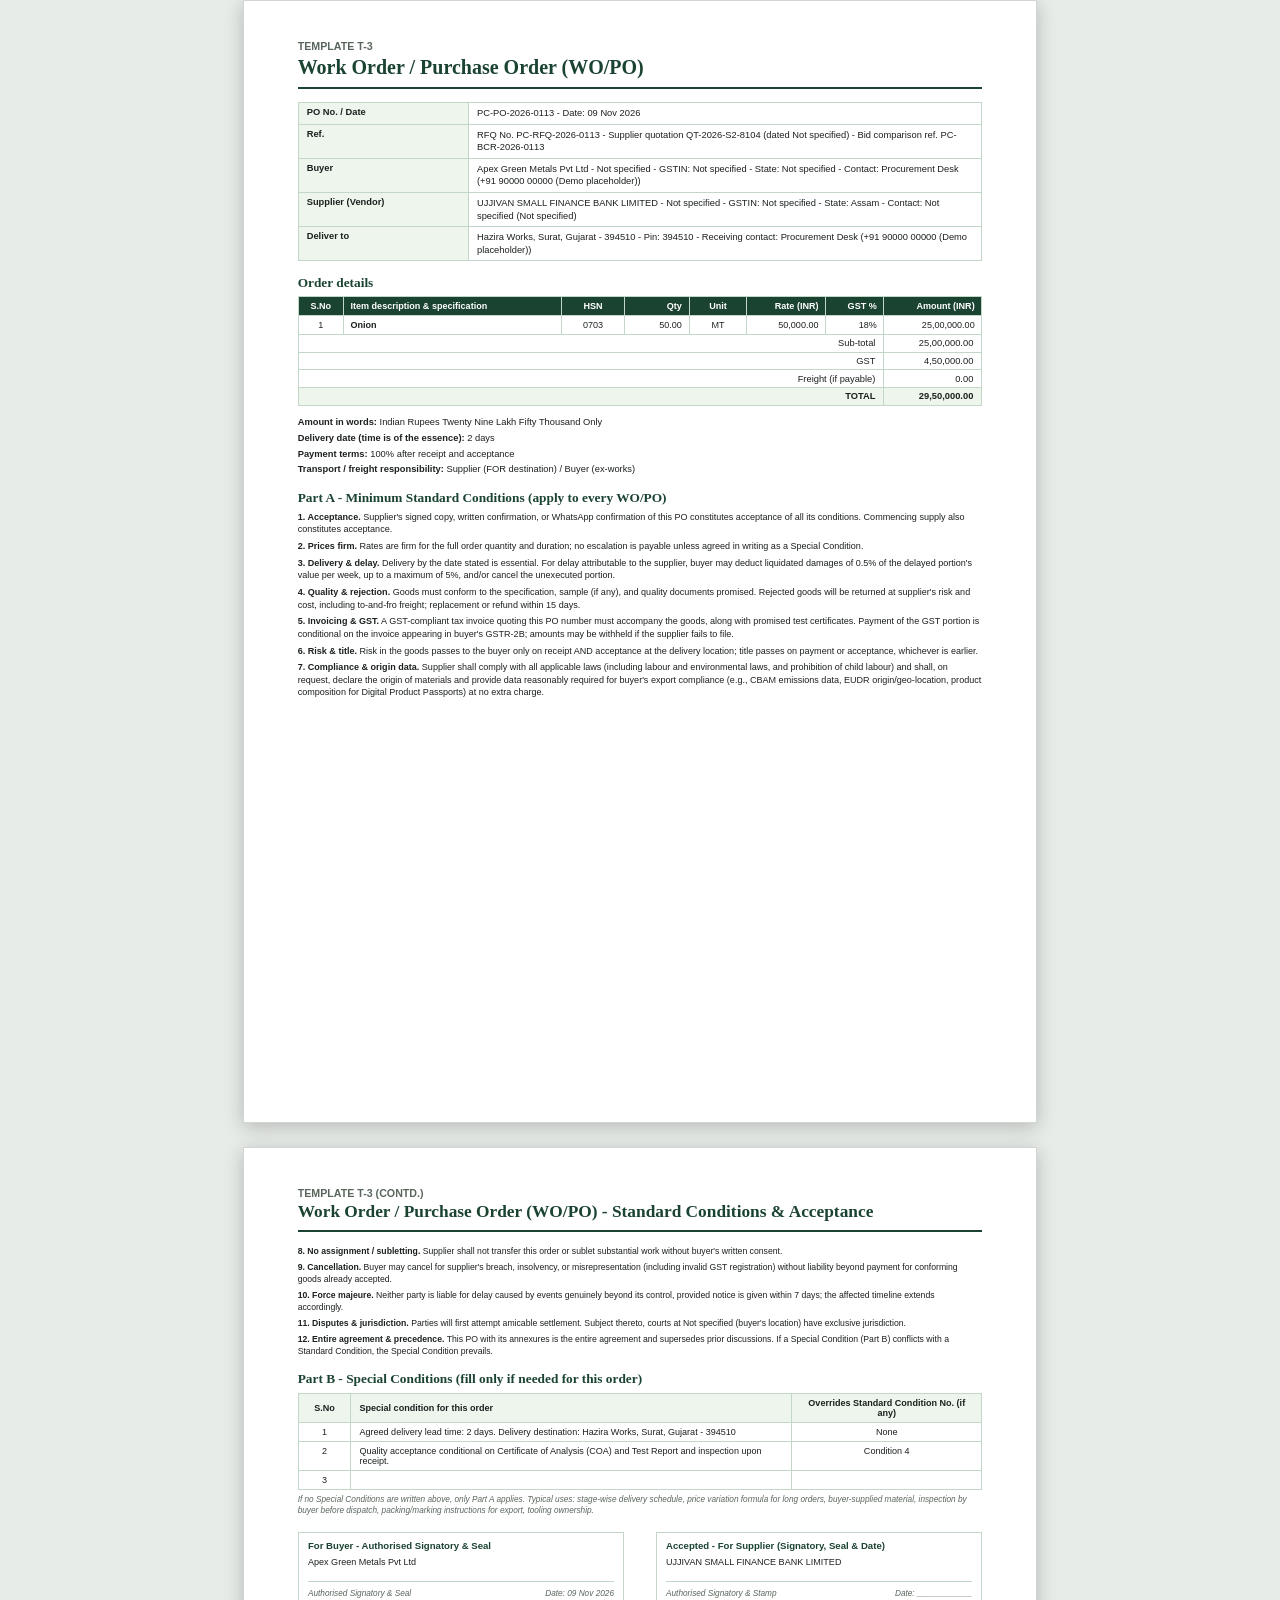
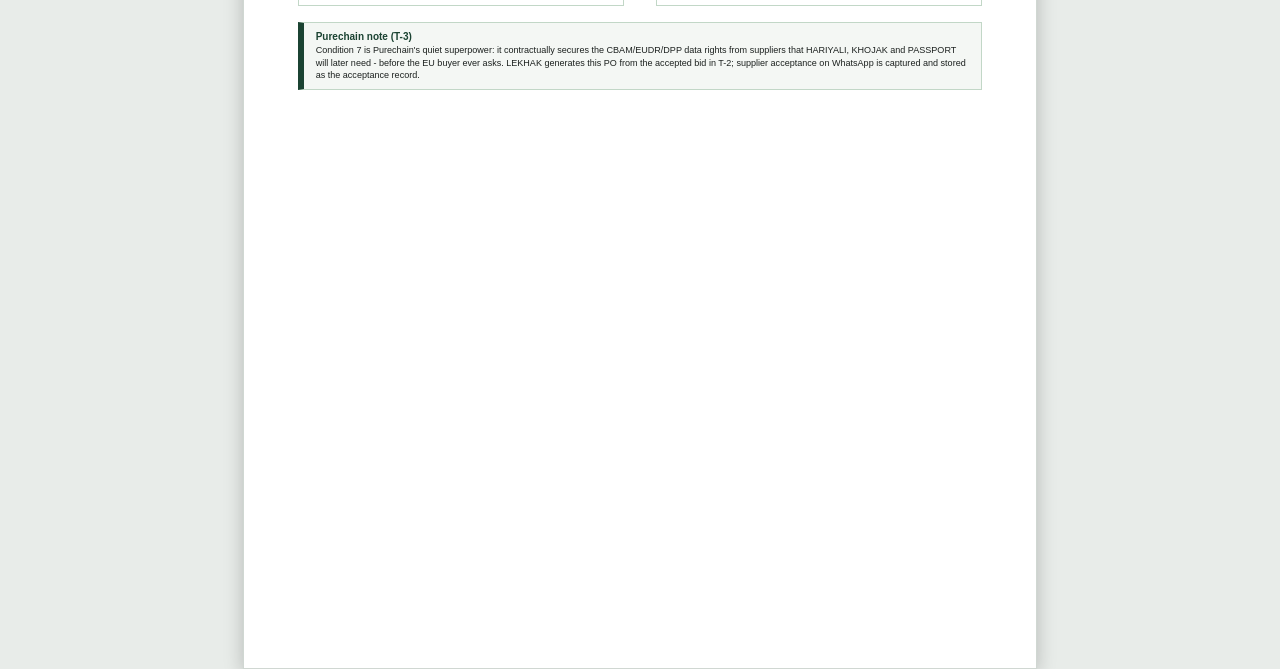
<file: scratch/temp_po.html>
<!DOCTYPE html>
<html>
<head>
  <meta charset="UTF-8">
  <title>Purchase Order T-3</title>
  <style>
    /**
 * Purechain AI — Presentation Mode, Document Cards & Report Viewer Styling
 * Strictly uses WhatsApp Original Palette:
 * #0B141A, #111B21, #202C33, #005C4B, #00A884, #008069, #E9EDEF, #8696A0, #2A3942, #182229
 */

/* Presentation Mode */
.presentation-mode .app-sidebar {
  display: none !important;
}

.presentation-mode .chat-container {
  width: 100vw;
  max-width: 1100px;
  margin: 0 auto;
  border-left: 1px solid var(--wa-border);
  border-right: 1px solid var(--wa-border);
}

.presentation-mode .mobile-back-btn {
  display: none !important;
}

/* Document Cards inside WhatsApp Bubble */
.whatsapp-doc-card {
  background-color: var(--wa-hover-bg);
  border: 1px solid var(--wa-border);
  border-radius: 8px;
  padding: 12px;
  margin: 8px 0;
  display: flex;
  flex-direction: column;
  gap: 8px;
  width: 100%;
}

.doc-header {
  display: flex;
  align-items: center;
  gap: 10px;
  border-bottom: 1px solid var(--wa-border);
  padding-bottom: 8px;
}

.doc-icon-badge {
  font-size: 24px;
  width: 40px;
  height: 40px;
  background-color: var(--wa-bg-incoming);
  border: 1px solid var(--wa-border);
  border-radius: 8px;
  display: flex;
  align-items: center;
  justify-content: center;
  flex-shrink: 0;
}

.doc-meta-info {
  min-width: 0;
  flex: 1;
}

.doc-title {
  font-size: 13.5px;
  font-weight: 600;
  color: var(--wa-text-primary);
  word-break: break-all;
}

.doc-subtitle {
  font-size: 11px;
  color: var(--wa-text-secondary);
}

.badge-confidence {
  color: var(--wa-green-primary);
  font-weight: 600;
}

.doc-body-table {
  display: flex;
  flex-direction: column;
  gap: 6px;
  font-size: 12px;
}

.doc-row {
  display: flex;
  justify-content: space-between;
  align-items: flex-start;
  gap: 8px;
}

.doc-label {
  color: var(--wa-text-secondary);
  flex-shrink: 0;
}

.doc-val {
  color: var(--wa-text-primary);
  text-align: right;
  word-break: break-word;
}

.highlight-val {
  color: var(--wa-green-primary);
  font-weight: 600;
  font-size: 13px;
}

/* Conflict Alert */
.ocr-conflict-alert {
  background-color: rgba(255, 179, 0, 0.08);
  border: 1px solid rgba(255, 179, 0, 0.35);
  border-radius: 6px;
  padding: 8px 10px;
  display: flex;
  align-items: flex-start;
  gap: 8px;
  font-size: 12px;
  color: #ffca28;
  margin-top: 4px;
}

.ocr-conflict-alert .alert-icon {
  font-size: 16px;
  flex-shrink: 0;
}

/* BRSR Coverage Matrix Table inside WhatsApp */
.brsr-matrix-card {
  background-color: var(--wa-hover-bg);
  border: 1px solid var(--wa-border);
  border-radius: 8px;
  padding: 10px;
  margin: 8px 0;
  width: 100%;
  overflow-x: auto;
  -webkit-overflow-scrolling: touch;
}

.matrix-title {
  font-size: 12.5px;
  font-weight: 600;
  color: var(--wa-text-primary);
  margin-bottom: 8px;
}

.matrix-table {
  width: 100%;
  min-width: 290px;
  border-collapse: collapse;
  font-size: 11.5px;
}

.matrix-table th {
  text-align: left;
  padding: 6px 8px;
  background-color: var(--wa-bg-incoming);
  color: var(--wa-text-secondary);
  border-bottom: 1px solid var(--wa-border);
  font-weight: 500;
}

.matrix-table td {
  padding: 6px 8px;
  border-bottom: 1px solid var(--wa-border);
  color: var(--wa-text-primary);
}

.st-tag {
  font-size: 10.5px;
  padding: 2px 6px;
  border-radius: 4px;
  font-weight: 500;
  display: inline-block;
}

.st-tag.avail {
  background-color: rgba(0, 168, 132, 0.15);
  color: var(--wa-green-primary);
}

.st-tag.miss {
  background-color: rgba(234, 67, 53, 0.15);
  color: #f28b82;
}

/* Math blocks */
.math-block {
  background-color: var(--wa-hover-bg);
  border-left: 3px solid var(--wa-green-primary);
  padding: 8px 10px;
  margin: 6px 0;
  font-family: "Courier New", Courier, monospace;
  font-size: 12.5px;
  border-radius: 0 4px 4px 0;
  color: var(--wa-text-primary);
  overflow-x: auto;
  -webkit-overflow-scrolling: touch;
}

.math-inline {
  background-color: var(--wa-hover-bg);
  padding: 1px 4px;
  border-radius: 3px;
  font-family: "Courier New", Courier, monospace;
  font-size: 12.5px;
  color: var(--wa-text-primary);
}

/* ==========================================================================
   Modal Overlay & Report Viewer
   ========================================================================== */
.modal-overlay {
  position: fixed;
  top: 0;
  left: 0;
  right: 0;
  bottom: 0;
  background-color: rgba(0, 0, 0, 0.85);
  display: flex;
  align-items: center;
  justify-content: center;
  z-index: 1000;
  backdrop-filter: blur(4px);
  padding: 16px;
}

.modal-dialog {
  background-color: var(--wa-bg-sidebar);
  border: 1px solid var(--wa-border);
  border-radius: 12px;
  width: 100%;
  max-width: 820px;
  max-height: 90vh;
  display: flex;
  flex-direction: column;
  box-shadow: 0 10px 40px rgba(0,0,0,0.6);
  overflow: hidden;
}

.modal-header {
  height: 56px;
  background-color: var(--wa-bg-header);
  display: flex;
  align-items: center;
  justify-content: space-between;
  padding: 0 18px;
  border-bottom: 1px solid var(--wa-border);
  flex-shrink: 0;
}

.modal-header h3 {
  font-size: 15px;
  font-weight: 600;
  color: var(--wa-text-primary);
  white-space: nowrap;
  overflow: hidden;
  text-overflow: ellipsis;
}

.modal-body {
  flex: 1;
  overflow-y: auto;
  padding: 20px;
  background-color: var(--wa-bg-app);
  -webkit-overflow-scrolling: touch;
}

/* Upload Dialog Inside Modal */
.upload-dropzone {
  border: 2px dashed var(--wa-border);
  border-radius: 8px;
  padding: 24px 16px;
  text-align: center;
  background-color: var(--wa-hover-bg);
  cursor: pointer;
  transition: all 0.15s ease;
}

.upload-dropzone:hover {
  border-color: var(--wa-green-primary);
}

.drop-icon {
  font-size: 36px;
  margin-bottom: 8px;
}

.upload-dropzone h3 {
  font-size: 15px;
  font-weight: 600;
  color: var(--wa-text-primary);
  margin-bottom: 4px;
}

.upload-dropzone p {
  font-size: 12.5px;
  color: var(--wa-text-secondary);
}

.upload-hint {
  font-size: 11.5px;
  color: var(--wa-text-secondary);
  margin-top: 10px;
}

.upload-progress-container {
  margin: 14px 0;
  background-color: var(--wa-hover-bg);
  border: 1px solid var(--wa-border);
  border-radius: 8px;
  padding: 12px;
}

.upload-status-text {
  font-size: 12.5px;
  color: var(--wa-green-primary);
  margin-bottom: 6px;
  font-weight: 500;
}

.upload-progress-bar {
  height: 6px;
  background-color: var(--wa-border);
  border-radius: 3px;
  overflow: hidden;
}

.upload-progress-fill {
  height: 100%;
  background-color: var(--wa-green-primary);
  transition: width 0.2s ease;
}

.sample-docs-section {
  margin-top: 20px;
}

.sample-docs-section h4 {
  font-size: 13px;
  color: var(--wa-text-secondary);
  margin-bottom: 10px;
}

.sample-docs-grid {
  display: flex;
  flex-direction: column;
  gap: 8px;
}

.sample-doc-card {
  background-color: var(--wa-hover-bg);
  border: 1px solid var(--wa-border);
  border-radius: 8px;
  padding: 10px 14px;
  display: flex;
  align-items: center;
  gap: 12px;
  cursor: pointer;
  transition: all 0.15s ease;
}

.sample-doc-card:hover {
  border-color: var(--wa-green-primary);
}

.doc-info {
  flex: 1;
  min-width: 0;
}

.doc-name {
  font-size: 13.5px;
  font-weight: 500;
  color: var(--wa-text-primary);
  white-space: nowrap;
  overflow: hidden;
  text-overflow: ellipsis;
  margin-bottom: 2px;
}

.doc-details {
  font-size: 11.5px;
  color: var(--wa-text-secondary);
}

.btn-select-doc {
  background-color: var(--wa-green-primary);
  color: var(--wa-bg-sidebar);
  border: none;
  padding: 6px 12px;
  border-radius: 16px;
  font-size: 11.5px;
  font-weight: 600;
  cursor: pointer;
  white-space: nowrap;
  flex-shrink: 0;
}

/* ==========================================================================
   Report Paper Styling (Clean Printable White Canvas inside Modal)
   ========================================================================== */
.report-paper {
  background-color: #ffffff;
  color: #1a1a1a;
  padding: 30px;
  border-radius: 6px;
  box-shadow: 0 4px 20px rgba(0,0,0,0.5);
  font-family: -apple-system, BlinkMacSystemFont, "Segoe UI", Roboto, Arial, sans-serif;
  line-height: 1.5;
  width: 100%;
}

.report-header {
  display: flex;
  justify-content: space-between;
  align-items: flex-start;
  border-bottom: 2px solid var(--wa-green-primary);
  padding-bottom: 14px;
  margin-bottom: 16px;
  gap: 12px;
}

.report-brand h2 {
  font-size: 18px;
  color: #0c1317;
  margin-top: 3px;
  font-weight: 700;
}

.report-badge {
  font-size: 10.5px;
  font-weight: 700;
  color: var(--wa-green-secondary);
  letter-spacing: 0.5px;
}

.report-sub {
  font-size: 11.5px;
  color: #555;
  margin-top: 2px;
}

.report-qr {
  border: 1px solid #ccc;
  padding: 6px 10px;
  text-align: center;
  font-size: 9.5px;
  font-weight: bold;
  background-color: #f9f9f9;
  border-radius: 4px;
  flex-shrink: 0;
}

.report-meta-grid {
  display: grid;
  grid-template-columns: 1fr 1fr;
  gap: 6px 16px;
  font-size: 12.5px;
  background-color: #f5f7f8;
  padding: 10px 14px;
  border-radius: 6px;
  margin-bottom: 20px;
}

.report-table-wrapper {
  width: 100%;
  overflow-x: auto;
  -webkit-overflow-scrolling: touch;
  margin: 12px 0 20px 0;
}

.report-table {
  width: 100%;
  min-width: 480px;
  border-collapse: collapse;
  font-size: 12.5px;
}

.report-table th {
  background-color: var(--wa-green-primary);
  color: #fff;
  padding: 8px 10px;
  text-align: left;
  font-weight: 600;
}

.report-table td {
  padding: 8px 10px;
  border-bottom: 1px solid #e0e0e0;
}

.report-table tr.total-row td {
  background-color: #e8f5e9;
  font-size: 13px;
  border-top: 2px solid var(--wa-green-primary);
  border-bottom: 2px solid var(--wa-green-primary);
}

.kpi-boxes {
  display: flex;
  gap: 12px;
  margin: 16px 0;
}

.kpi-box {
  flex: 1;
  background-color: #f5f7f8;
  border-left: 3px solid var(--wa-green-primary);
  padding: 10px 14px;
  border-radius: 0 4px 4px 0;
  min-width: 0;
}

.kpi-val {
  display: block;
  font-size: 18px;
  font-weight: 700;
  color: #0c1317;
  word-break: break-word;
}

.kpi-lbl {
  font-size: 10.5px;
  color: #666;
  text-transform: uppercase;
}

.report-actions {
  display: flex;
  flex-wrap: wrap;
  gap: 10px;
  margin-top: 24px;
  padding-top: 16px;
  border-top: 1px solid #eee;
}

.btn-download {
  background-color: var(--wa-green-primary);
  color: #fff;
  border: none;
  padding: 8px 16px;
  border-radius: 6px;
  font-size: 13px;
  font-weight: 600;
  cursor: pointer;
  transition: background-color 0.15s;
}

.btn-download:hover {
  background-color: var(--wa-green-secondary);
}

.btn-secondary {
  background-color: #e0e0e0;
  color: #333;
  border: none;
  padding: 8px 16px;
  border-radius: 6px;
  font-size: 13px;
  font-weight: 600;
  cursor: pointer;
}

/* ==========================================================================
   Mobile Adaptations for Cards & Modals (< 768px and < 380px)
   ========================================================================== */
@media (max-width: 767px) {
  .modal-overlay {
    padding: 8px;
  }

  .modal-dialog {
    max-height: 94vh;
  }

  .modal-body {
    padding: 14px;
  }

  .report-paper {
    padding: 18px 14px;
  }

  .report-header {
    flex-direction: column;
    gap: 8px;
  }

  .report-meta-grid {
    grid-template-columns: 1fr;
    gap: 4px;
    font-size: 12px;
  }

  .kpi-boxes {
    flex-direction: column;
    gap: 8px;
  }

  .report-actions {
    flex-direction: column;
  }

  .btn-download, .btn-secondary {
    width: 100%;
    text-align: center;
    padding: 10px;
  }

  .sample-doc-card {
    padding: 8px 10px;
    gap: 8px;
  }

  .doc-name {
    font-size: 12.5px;
  }
}

@media (max-width: 379px) {
  .report-paper {
    padding: 12px 10px;
  }

  .report-brand h2 {
    font-size: 15px;
  }

  .doc-row {
    flex-direction: column;
    gap: 2px;
  }

  .doc-val {
    text-align: left;
  }
}

/* ==========================================================================
   Exact Template T-1 RFQ & Document Print Styles
   ========================================================================== */
.rfq-t1-document {
  background-color: #ffffff;
  color: #222222;
  font-family: Calibri, -apple-system, BlinkMacSystemFont, Arial, sans-serif;
  max-width: 794px;
  margin: 0 auto;
  padding: 24px 32px;
  box-sizing: border-box;
  box-shadow: 0 4px 20px rgba(0, 0, 0, 0.4);
  border-radius: 4px;
  -webkit-print-color-adjust: exact !important;
  print-color-adjust: exact !important;
  color-adjust: exact !important;
}

.rfq-t1-document th {
  background-color: #1e4d2b !important;
  color: #ffffff !important;
  box-shadow: inset 0 0 0 1000px #1e4d2b !important;
  border: 1px solid #6b8e4e !important;
  font-family: Cambria, 'Times New Roman', Georgia, serif !important;
  -webkit-print-color-adjust: exact !important;
  print-color-adjust: exact !important;
}

.rfq-t1-document td {
  border: 1px solid #6b8e4e !important;
  -webkit-print-color-adjust: exact !important;
  print-color-adjust: exact !important;
}

@media print {
  @page {
    size: A4 portrait;
    margin: 10mm 14mm 10mm 14mm;
  }

  * {
    -webkit-print-color-adjust: exact !important;
    print-color-adjust: exact !important;
    color-adjust: exact !important;
  }

  html, body {
    background: #ffffff !important;
    color: #000000 !important;
    overflow: visible !important;
    height: auto !important;
    width: auto !important;
  }

  .app-container,
  .modal-overlay:not(.hidden) .modal-header,
  .report-actions {
    display: none !important;
  }

  .modal-overlay {
    position: static !important;
    background: none !important;
    display: block !important;
    padding: 0 !important;
  }

  .modal-dialog {
    max-width: 100% !important;
    width: 100% !important;
    margin: 0 !important;
    padding: 0 !important;
    background: none !important;
    box-shadow: none !important;
    border: none !important;
  }

  .modal-body {
    padding: 0 !important;
    max-height: none !important;
    overflow: visible !important;
  }

  .rfq-t1-document {
    box-shadow: none !important;
    border-radius: 0 !important;
    padding: 0 !important;
    margin: 0 !important;
    width: 100% !important;
    max-width: 100% !important;
  }

  .rfq-t1-document table {
    page-break-inside: avoid;
  }

  .t2-comparison-document {
    box-shadow: none !important;
    border-radius: 0 !important;
    padding: 0 !important;
    margin: 0 !important;
    width: 100% !important;
    max-width: 100% !important;
  }

  .t2-comparison-document table {
    page-break-inside: avoid;
  }

  .t3-po-document {
    background: #ffffff !important;
    box-shadow: none !important;
    border-radius: 0 !important;
    padding: 0 !important;
    margin: 0 !important;
    width: 100% !important;
    max-width: 100% !important;
    display: block !important;
  }

  .t3-page {
    width: 210mm !important;
    height: 297mm !important;
    min-height: 297mm !important;
    max-height: 297mm !important;
    padding: 29.4pt 40pt !important;
    margin: 0 !important;
    page-break-after: always !important;
    break-after: page !important;
    box-shadow: none !important;
    box-sizing: border-box !important;
  }

  .t3-page-2 {
    page-break-after: avoid !important;
    break-after: avoid !important;
  }

  .t3-po-document table {
    page-break-inside: avoid;
  }
}

/* ==========================================================================
   Exact Template T-2 Bid Comparison Report Styles
   Authoritative Reference: Comparison_RFQ-2026-0112.pdf
   ========================================================================== */
.t2-comparison-document {
  background-color: #ffffff;
  color: #1c211f;
  font-family: Helvetica, Arial, -apple-system, BlinkMacSystemFont, sans-serif;
  font-size: 8pt;
  line-height: 1.35;
  max-width: 794px;
  margin: 0 auto;
  padding: 22px 28px;
  box-sizing: border-box;
  box-shadow: 0 4px 20px rgba(0, 0, 0, 0.4);
  border-radius: 4px;
  -webkit-print-color-adjust: exact !important;
  print-color-adjust: exact !important;
}

.t2-header {
  margin-bottom: 8px;
}

.t2-template-tag {
  font-family: Helvetica, Arial, sans-serif;
  font-size: 8pt;
  font-weight: bold;
  color: #59665c;
  text-transform: uppercase;
  letter-spacing: 0.5px;
  margin-bottom: 2px;
}

.t2-title {
  font-family: 'Times New Roman', Times, Georgia, serif;
  font-size: 15pt;
  font-weight: bold;
  color: #1b4332;
  margin: 0 0 6px 0;
  line-height: 1.2;
}

.t2-divider {
  height: 1.2px;
  background-color: #1b4332;
  margin-bottom: 10px;
}

.t2-section-heading {
  font-family: 'Times New Roman', Times, Georgia, serif;
  font-size: 10.5pt;
  font-weight: bold;
  color: #1b4332;
  margin: 10px 0 5px 0;
}

/* Table styles */
.t2-table {
  width: 100%;
  border-collapse: collapse;
  margin-bottom: 8px;
  font-size: 7.5pt;
  table-layout: fixed;
}

.t2-table th, .t2-table td {
  border: 1px solid #c2d7c7 !important;
  padding: 3.5px 6px;
  vertical-align: middle;
  word-wrap: break-word;
  -webkit-print-color-adjust: exact !important;
  print-color-adjust: exact !important;
}

/* Section A Summary Table */
.t2-summary-table td.t2-label {
  width: 28%;
  background-color: #edf5ed !important;
  box-shadow: inset 0 0 0 1000px #edf5ed !important;
  font-weight: bold;
  color: #1c211f;
}

.t2-summary-table td.t2-value {
  width: 72%;
  background-color: #ffffff !important;
  color: #1c211f;
}

/* Section B Matrix Table */
.t2-matrix-table th {
  background-color: #1b4332 !important;
  box-shadow: inset 0 0 0 1000px #1b4332 !important;
  color: #ffffff !important;
  font-weight: bold;
  text-align: left;
  font-size: 7.2pt;
  padding: 4.5px 6px;
  border: 1px solid #1b4332 !important;
}

.t2-matrix-table th.t2-criteria-th {
  width: 28%;
}

.t2-matrix-table td.t2-criteria-col {
  width: 28%;
  font-weight: normal;
  color: #1c211f;
}

.t2-matrix-table tr.t2-row-alt td {
  background-color: #f4f7f4 !important;
  box-shadow: inset 0 0 0 1000px #f4f7f4 !important;
}

.t2-matrix-table tr.t2-row-landed td {
  background-color: #edf5ed !important;
  box-shadow: inset 0 0 0 1000px #edf5ed !important;
  font-weight: bold !important;
  color: #1b4332 !important;
}

.t2-matrix-table tr.t2-row-landed td.t2-criteria-col {
  color: #1b4332 !important;
}

.t2-matrix-table tr.t2-row-total td {
  font-weight: bold;
}

.t2-matrix-table tr.t2-row-rank td {
  font-weight: bold;
}

/* Section C Decision Table */
.t2-decision-table td.t2-label {
  width: 28%;
  background-color: #edf5ed !important;
  box-shadow: inset 0 0 0 1000px #edf5ed !important;
  font-weight: bold;
  color: #1c211f;
}

.t2-decision-table td.t2-value {
  width: 72%;
  background-color: #ffffff !important;
  color: #1c211f;
}

.t2-signatures {
  display: flex;
  justify-content: space-between;
  margin-top: 6px;
  margin-bottom: 10px;
  font-size: 7.5pt;
  color: #1c211f;
}

/* Section D Purechain Note Callout */
.t2-callout {
  background-color: #f4f7f4 !important;
  box-shadow: inset 0 0 0 1000px #f4f7f4 !important;
  border: 1px solid #c2d7c7 !important;
  border-left: 4.5px solid #1b4332 !important;
  padding: 6px 10px;
  margin-top: 8px;
  font-size: 7pt;
  line-height: 1.38;
  color: #1c211f;
  -webkit-print-color-adjust: exact !important;
  print-color-adjust: exact !important;
}

.t2-callout-title {
  font-weight: bold;
  font-size: 7.8pt;
  color: #1b4332;
  margin-bottom: 2px;
}

/* ==========================================================================
   Exact Template T-3 Work Order / Purchase Order Styles
   Authoritative Reference: Draft_PO_PO-2026-0007.pdf
   ========================================================================== */
.t3-po-document {
  background-color: #ffffff;
  color: #1c211f;
  font-family: Helvetica, Arial, -apple-system, BlinkMacSystemFont, sans-serif;
  margin: 0 auto;
  padding: 0;
  box-sizing: border-box;
  -webkit-print-color-adjust: exact !important;
  print-color-adjust: exact !important;
}

@media screen {
  .t3-po-document {
    background: #e8ece9;
    padding: 24px 0;
    display: flex;
    flex-direction: column;
    align-items: center;
    gap: 24px;
  }
  .t3-page {
    box-shadow: 0 4px 18px rgba(0, 0, 0, 0.22);
    border: 1px solid #d0d7d2;
  }
}

.t3-page {
  width: 595pt;
  min-height: 842pt;
  box-sizing: border-box;
  padding: 29.4pt 40pt 20pt 40pt;
  background-color: #ffffff;
  position: relative;
  page-break-after: always;
  break-after: page;
}

.t3-tag {
  font-family: Helvetica, Arial, sans-serif;
  font-weight: bold;
  font-size: 8.0pt;
  color: #59665c;
  text-transform: uppercase;
  margin-bottom: 2pt;
}

.t3-title {
  font-family: Times, 'Times New Roman', Georgia, serif;
  font-weight: bold;
  font-size: 15.0pt;
  color: #1b4332;
  line-height: 1.2;
  margin-bottom: 6pt;
}

.t3-header-divider {
  border-bottom: 1.5pt solid #1b4332;
  margin-bottom: 10pt;
}

/* Summary Table */
.t3-summary-table {
  width: 100%;
  border-collapse: collapse;
  border: 1pt solid #c2d7c7;
  margin-bottom: 8pt;
}

.t3-summary-table tr {
  border-bottom: 1pt solid #c2d7c7;
}

.t3-summary-label {
  width: 115pt;
  background-color: #edf5ed !important;
  color: #1c211f;
  font-family: Helvetica, Arial, sans-serif;
  font-weight: bold;
  font-size: 7.0pt;
  padding: 3pt 6pt;
  border-right: 1pt solid #c2d7c7;
  vertical-align: top;
  box-shadow: inset 0 0 0 1000px #edf5ed !important;
  -webkit-print-color-adjust: exact !important;
  print-color-adjust: exact !important;
}

.t3-summary-val {
  background-color: #ffffff;
  color: #1c211f;
  font-family: Helvetica, Arial, sans-serif;
  font-size: 7.0pt;
  padding: 3pt 6pt;
  line-height: 1.35;
  vertical-align: top;
}

/* Section Headings */
.t3-section-heading {
  font-family: Times, 'Times New Roman', Georgia, serif;
  font-weight: bold;
  font-size: 10.0pt;
  color: #1b4332;
  margin-top: 10pt;
  margin-bottom: 4pt;
}

/* Order Details Table */
.t3-order-table {
  width: 100%;
  border-collapse: collapse;
  border: 1pt solid #c2d7c7;
  margin-bottom: 8pt;
  font-family: Helvetica, Arial, sans-serif;
}

.t3-order-table th {
  background-color: #1b4332 !important;
  color: #ffffff !important;
  font-family: Helvetica, Arial, sans-serif;
  font-weight: bold;
  font-size: 6.8pt;
  padding: 3pt 5pt;
  border: 1pt solid #c2d7c7;
  box-shadow: inset 0 0 0 1000px #1b4332 !important;
  -webkit-print-color-adjust: exact !important;
  print-color-adjust: exact !important;
}

.t3-order-table td {
  padding: 3pt 5pt;
  border: 1pt solid #c2d7c7;
  font-size: 6.8pt;
  color: #1c211f;
  vertical-align: top;
}

.t3-total-row td {
  font-size: 7.0pt;
  padding: 2.5pt 6pt;
  border: 1pt solid #c2d7c7;
}

.t3-total-label {
  text-align: right;
  color: #1c211f;
}

.t3-total-val {
  text-align: right;
  color: #1c211f;
}

.t3-grand-total-row td {
  background-color: #edf5ed !important;
  box-shadow: inset 0 0 0 1000px #edf5ed !important;
  border: 1pt solid #c2d7c7;
  font-size: 7.0pt;
  padding: 2.5pt 6pt;
  -webkit-print-color-adjust: exact !important;
  print-color-adjust: exact !important;
}

.t3-grand-total-label {
  text-align: right;
  font-weight: bold;
  color: #1b4332;
}

.t3-grand-total-val {
  text-align: right;
  font-weight: bold;
  color: #1b4332;
}

/* Commercial Lines */
.t3-commercial-lines {
  margin-bottom: 8pt;
}

.t3-commercial-line {
  font-family: Helvetica, Arial, sans-serif;
  font-size: 7.0pt;
  color: #1c211f;
  line-height: 1.4;
  margin-bottom: 2pt;
}

/* Part A Conditions */
.t3-condition-p1 {
  font-family: Helvetica, Arial, sans-serif;
  font-size: 6.8pt;
  color: #1c211f;
  line-height: 1.35;
  margin-bottom: 3.5pt;
}

.t3-condition-p2 {
  font-family: Helvetica, Arial, sans-serif;
  font-size: 6.5pt;
  color: #1c211f;
  line-height: 1.35;
  margin-bottom: 3.5pt;
}

/* Part B Table */
.t3-partb-table {
  width: 100%;
  border-collapse: collapse;
  border: 1pt solid #c2d7c7;
  margin-bottom: 4pt;
  font-family: Helvetica, Arial, sans-serif;
}

.t3-partb-table th {
  background-color: #edf5ed !important;
  color: #1c211f;
  font-family: Helvetica, Arial, sans-serif;
  font-weight: bold;
  font-size: 6.8pt;
  padding: 3pt 6pt;
  border: 1pt solid #c2d7c7;
  box-shadow: inset 0 0 0 1000px #edf5ed !important;
  -webkit-print-color-adjust: exact !important;
  print-color-adjust: exact !important;
}

.t3-partb-table td {
  padding: 3pt 6pt;
  border: 1pt solid #c2d7c7;
  font-size: 6.8pt;
  color: #1c211f;
  vertical-align: top;
}

.t3-partb-footnote {
  font-family: Helvetica, Arial, sans-serif;
  font-style: italic;
  font-size: 6.2pt;
  color: #59665c;
  line-height: 1.3;
  margin-bottom: 12pt;
}

/* Signatures */
.t3-signatures-row {
  display: flex;
  justify-content: space-between;
  width: 100%;
  margin-bottom: 12pt;
}

.t3-sig-card {
  width: 245pt;
  min-height: 55pt;
  border: 1pt solid #c2d7c7;
  background-color: #ffffff;
  padding: 5pt 7pt;
  box-sizing: border-box;
  display: flex;
  flex-direction: column;
  justify-content: space-between;
}

.t3-sig-title {
  font-family: Helvetica, Arial, sans-serif;
  font-weight: bold;
  font-size: 7.2pt;
  color: #1b4332;
  margin-bottom: 2pt;
}

.t3-sig-party {
  font-family: Helvetica, Arial, sans-serif;
  font-size: 6.8pt;
  color: #1c211f;
}

.t3-sig-divider {
  border-top: 1pt solid #c2d7c7;
  margin-top: 8pt;
  margin-bottom: 3pt;
}

.t3-sig-bottom {
  font-family: Helvetica, Arial, sans-serif;
  font-style: italic;
  font-size: 6.2pt;
  color: #59665c;
  display: flex;
  justify-content: space-between;
}

/* Purechain Note (T-3) */
.t3-purechain-note {
  width: 100%;
  border: 1pt solid #c2d7c7;
  border-left: 4.5pt solid #1b4332;
  background-color: #f4f7f4 !important;
  box-shadow: inset 0 0 0 1000px #f4f7f4 !important;
  padding: 6pt 9pt;
  box-sizing: border-box;
  -webkit-print-color-adjust: exact !important;
  print-color-adjust: exact !important;
}

.t3-note-title {
  font-family: Helvetica, Arial, sans-serif;
  font-weight: bold;
  font-size: 7.5pt;
  color: #1b4332;
  margin-bottom: 2pt;
}

.t3-note-body {
  font-family: Helvetica, Arial, sans-serif;
  font-size: 6.8pt;
  color: #1c211f;
  line-height: 1.35;
}

    body {
      background-color: #ffffff;
      margin: 0;
      padding: 0;
      -webkit-print-color-adjust: exact !important;
      print-color-adjust: exact !important;
    }
    .t3-po-document {
      box-shadow: none !important;
      padding: 0 !important;
      max-width: 100% !important;
    }
    .report-actions {
      display: none !important;
    }
  </style>
</head>
<body>
  
      <div class="po-preview-wrapper">
        
      <div class="t3-po-document">
        
        <!-- ==================== PAGE 1 OF 2 ==================== -->
        <div class="t3-page t3-page-1">
          <!-- Header -->
          <div class="t3-tag">TEMPLATE T-3</div>
          <div class="t3-title">Work Order / Purchase Order (WO/PO)</div>
          <div class="t3-header-divider"></div>

          <!-- Summary Table -->
          <table class="t3-summary-table">
            <tbody>
              <tr>
                <td class="t3-summary-label">PO No. / Date</td>
                <td class="t3-summary-val">PC-PO-2026-0113 - Date: 09 Nov 2026</td>
              </tr>
              <tr>
                <td class="t3-summary-label">Ref.</td>
                <td class="t3-summary-val">RFQ No. PC-RFQ-2026-0113 - Supplier quotation QT-2026-S2-8104 (dated Not specified) - Bid comparison ref. PC-BCR-2026-0113</td>
              </tr>
              <tr>
                <td class="t3-summary-label">Buyer</td>
                <td class="t3-summary-val">Apex Green Metals Pvt Ltd - Not specified - GSTIN: Not specified - State: Not specified - Contact: Procurement Desk (+91 90000 00000 (Demo placeholder))</td>
              </tr>
              <tr>
                <td class="t3-summary-label">Supplier (Vendor)</td>
                <td class="t3-summary-val">UJJIVAN SMALL FINANCE BANK LIMITED - Not specified - GSTIN: Not specified - State: Assam - Contact: Not specified (Not specified)</td>
              </tr>
              <tr>
                <td class="t3-summary-label">Deliver to</td>
                <td class="t3-summary-val">Hazira Works, Surat, Gujarat - 394510 - Pin: 394510 - Receiving contact: Procurement Desk (+91 90000 00000 (Demo placeholder))</td>
              </tr>
            </tbody>
          </table>

          <!-- Order Details Section -->
          <div class="t3-section-heading">Order details</div>
          <table class="t3-order-table">
            <thead>
              <tr>
                <th style="width: 26pt; text-align: center;">S.No</th>
                <th style="width: 194pt; text-align: left;">Item description &amp; specification</th>
                <th style="width: 45pt; text-align: center;">HSN</th>
                <th style="width: 45pt; text-align: right;">Qty</th>
                <th style="width: 40pt; text-align: center;">Unit</th>
                <th style="width: 55pt; text-align: right;">Rate (INR)</th>
                <th style="width: 40pt; text-align: right;">GST %</th>
                <th style="width: 70pt; text-align: right;">Amount (INR)</th>
              </tr>
            </thead>
            <tbody>
              <tr>
                <td style="text-align: center;">1</td>
                <td style="text-align: left;">
                  <strong>Onion</strong>
                  
                </td>
                <td style="text-align: center;">0703</td>
                <td style="text-align: right;">50.00</td>
                <td style="text-align: center;">MT</td>
                <td style="text-align: right;">50,000.00</td>
                <td style="text-align: right;">18%</td>
                <td style="text-align: right;">25,00,000.00</td>
              </tr>
              <tr class="t3-total-row">
                <td colspan="7" class="t3-total-label">Sub-total</td>
                <td class="t3-total-val">25,00,000.00</td>
              </tr>
              <tr class="t3-total-row">
                <td colspan="7" class="t3-total-label">GST</td>
                <td class="t3-total-val">4,50,000.00</td>
              </tr>
              <tr class="t3-total-row">
                <td colspan="7" class="t3-total-label">Freight (if payable)</td>
                <td class="t3-total-val">0.00</td>
              </tr>
              <tr class="t3-grand-total-row">
                <td colspan="7" class="t3-grand-total-label">TOTAL<span class="t3-compat-tag" style="display:none;"> PURCHASE ORDER VALUE (INR)</span></td>
                <td class="t3-grand-total-val">29,50,000.00</td>
              </tr>
            </tbody>
          </table>

          <!-- Commercial Terms & Amount in Words Lines -->
          <div class="t3-commercial-lines">
            <div class="t3-commercial-line">
              <strong>Amount in words<span class="t3-compat-tag" style="display:none;"> (INR)</span>:</strong> Indian Rupees Twenty Nine Lakh Fifty Thousand Only
            </div>
            <div class="t3-commercial-line">
              <strong>Delivery date (time is of the essence):</strong> 2 days
            </div>
            <div class="t3-commercial-line">
              <strong>Payment terms:</strong> 100% after receipt and acceptance
            </div>
            <div class="t3-commercial-line">
              <strong>Transport / freight responsibility:</strong> Supplier (FOR destination) / Buyer (ex-works)
            </div>
          </div>

          <!-- Part A Section Heading -->
          <div class="t3-section-heading" style="margin-top: 10pt;">Part A - Minimum Standard Conditions (apply to every WO/PO)</div>
          
          <!-- Conditions 1 to 7 -->
          <div class="t3-condition-p1">
            <strong>1. Acceptance.</strong> Supplier's signed copy, written confirmation, or WhatsApp confirmation of this PO constitutes acceptance of all its conditions. Commencing supply also constitutes acceptance.
          </div>
          <div class="t3-condition-p1">
            <strong>2. Prices firm.</strong> Rates are firm for the full order quantity and duration; no escalation is payable unless agreed in writing as a Special Condition.
          </div>
          <div class="t3-condition-p1">
            <strong>3. Delivery &amp; delay.</strong> Delivery by the date stated is essential. For delay attributable to the supplier, buyer may deduct liquidated damages of 0.5% of the delayed portion's value per week, up to a maximum of 5%, and/or cancel the unexecuted portion.
          </div>
          <div class="t3-condition-p1">
            <strong>4. Quality &amp; rejection.</strong> Goods must conform to the specification, sample (if any), and quality documents promised. Rejected goods will be returned at supplier's risk and cost, including to-and-fro freight; replacement or refund within 15 days.
          </div>
          <div class="t3-condition-p1">
            <strong>5. Invoicing &amp; GST.</strong> A GST-compliant tax invoice quoting this PO number must accompany the goods, along with promised test certificates. Payment of the GST portion is conditional on the invoice appearing in buyer's GSTR-2B; amounts may be withheld if the supplier fails to file.
          </div>
          <div class="t3-condition-p1">
            <strong>6. Risk &amp; title.</strong> Risk in the goods passes to the buyer only on receipt AND acceptance at the delivery location; title passes on payment or acceptance, whichever is earlier.
          </div>
          <div class="t3-condition-p1">
            <strong>7. Compliance &amp; origin data.</strong> Supplier shall comply with all applicable laws (including labour and environmental laws, and prohibition of child labour) and shall, on request, declare the origin of materials and provide data reasonably required for buyer's export compliance (e.g., CBAM emissions data, EUDR origin/geo-location, product composition for Digital Product Passports) at no extra charge.
          </div>
        </div>

        <!-- ==================== PAGE 2 OF 2 ==================== -->
        <div class="t3-page t3-page-2">
          <!-- Page 2 Header -->
          <div class="t3-tag">TEMPLATE T-3 (Contd.)</div>
          <div class="t3-title" style="font-size: 13pt;">Work Order / Purchase Order (WO/PO) - Standard Conditions &amp; Acceptance</div>
          <div class="t3-header-divider"></div>

          <!-- Conditions 8 to 12 -->
          <div class="t3-condition-p2">
            <strong>8. No assignment / subletting.</strong> Supplier shall not transfer this order or sublet substantial work without buyer's written consent.
          </div>
          <div class="t3-condition-p2">
            <strong>9. Cancellation.</strong> Buyer may cancel for supplier's breach, insolvency, or misrepresentation (including invalid GST registration) without liability beyond payment for conforming goods already accepted.
          </div>
          <div class="t3-condition-p2">
            <strong>10. Force majeure.</strong> Neither party is liable for delay caused by events genuinely beyond its control, provided notice is given within 7 days; the affected timeline extends accordingly.
          </div>
          <div class="t3-condition-p2">
            <strong>11. Disputes &amp; jurisdiction.</strong> Parties will first attempt amicable settlement. Subject thereto, courts at Not specified (buyer's location) have exclusive jurisdiction.
          </div>
          <div class="t3-condition-p2">
            <strong>12. Entire agreement &amp; precedence.</strong> This PO with its annexures is the entire agreement and supersedes prior discussions. If a Special Condition (Part B) conflicts with a Standard Condition, the Special Condition prevails.
          </div>

          <!-- Part B Section Heading -->
          <div class="t3-section-heading" style="margin-top: 10pt;">Part B - Special Conditions (fill only if needed for this order)</div>

          <!-- Part B Table -->
          <table class="t3-partb-table">
            <thead>
              <tr>
                <th style="width: 28pt; text-align: center;">S.No</th>
                <th style="width: 347pt; text-align: left;">Special condition for this order</th>
                <th style="width: 140pt; text-align: center;">Overrides Standard Condition No. (if any)</th>
              </tr>
            </thead>
            <tbody>
              <tr>
                <td style="text-align: center;">1</td>
                <td style="text-align: left;">Agreed delivery lead time: 2 days. Delivery destination: Hazira Works, Surat, Gujarat - 394510</td>
                <td style="text-align: center;">None</td>
              </tr>
              <tr>
                <td style="text-align: center;">2</td>
                <td style="text-align: left;">Quality acceptance conditional on Certificate of Analysis (COA) and Test Report and inspection upon receipt.</td>
                <td style="text-align: center;">Condition 4</td>
              </tr>
              <tr>
                <td style="text-align: center;">3</td>
                <td style="text-align: left;">&nbsp;</td>
                <td style="text-align: center;">&nbsp;</td>
              </tr>
            </tbody>
          </table>

          <!-- Part B Footnote -->
          <div class="t3-partb-footnote">
            If no Special Conditions are written above, only Part A applies. Typical uses: stage-wise delivery schedule, price variation formula for long orders, buyer-supplied material, inspection by buyer before dispatch, packing/marking instructions for export, tooling ownership.
          </div>

          <!-- Signatures Section -->
          <div class="t3-signatures-row">
            <div class="t3-sig-card">
              <div class="t3-sig-title">For Buyer - Authorised Signatory &amp; Seal</div>
              <div class="t3-sig-party">Apex Green Metals Pvt Ltd</div>
              <div class="t3-sig-divider"></div>
              <div class="t3-sig-bottom">
                <span>Authorised Signatory &amp; Seal</span>
                <span>Date: 09 Nov 2026</span>
              </div>
            </div>
            <div class="t3-sig-card">
              <div class="t3-sig-title">Accepted - For Supplier (Signatory, Seal &amp; Date)</div>
              <div class="t3-sig-party">UJJIVAN SMALL FINANCE BANK LIMITED</div>
              <div class="t3-sig-divider"></div>
              <div class="t3-sig-bottom">
                <span>Authorised Signatory &amp; Stamp</span>
                <span>Date: ____________</span>
              </div>
            </div>
          </div>

          <!-- Purechain Note (T-3) -->
          <div class="t3-purechain-note">
            <div class="t3-note-title">Purechain note (T-3)</div>
            <div class="t3-note-body">
              Condition 7 is Purechain's quiet superpower: it contractually secures the CBAM/EUDR/DPP data rights from suppliers that HARIYALI, KHOJAK and PASSPORT will later need - before the EU buyer ever asks. LEKHAK generates this PO from the accepted bid in T-2; supplier acceptance on WhatsApp is captured and stored as the acceptance record.
            </div>
          </div>
        </div>

      </div>
    
        <div class="report-actions" style="margin-top: 16px; display: flex; justify-content: flex-end; gap: 10px;">
          <button class="btn-download" onclick="window.print()">🖨️ Print / Save as PDF (A4)</button>
          <button class="btn-secondary" onclick="window.documentModal.close()">✕ Close Preview</button>
        </div>
      </div>
    
</body>
</html>
</file>
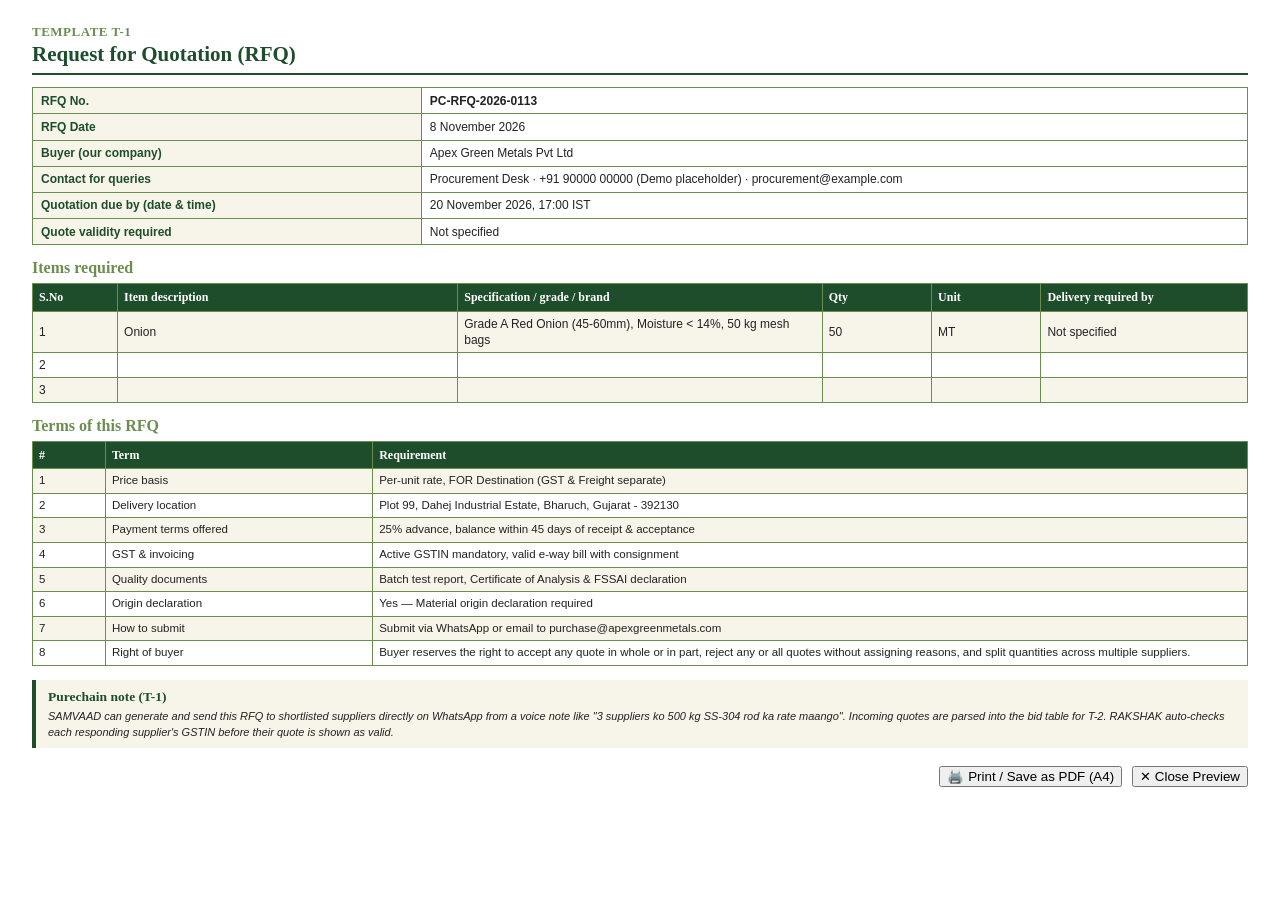
<file: scratch/temp_rfq.html>
<!DOCTYPE html>
<html>
<head>
  <meta charset="utf-8">
  <title>RFQ - PC-RFQ-2026-0113</title>
  <link rel="stylesheet" href="file:///C:/Users/spait/Downloads/purechain-ai-simu/purechain-simulator/css/presentation.css">
  <style>
    @page {
      size: A4 portrait;
      margin: 15mm 18mm 15mm 18mm;
    }
    body {
      margin: 0;
      padding: 0;
      background: #ffffff;
      -webkit-print-color-adjust: exact !important;
      print-color-adjust: exact !important;
    }
  </style>
</head>
<body>
  
      <div class="rfq-t1-document" style="font-family: Calibri, -apple-system, BlinkMacSystemFont, Arial, sans-serif; color: #222222; background: #ffffff; padding: 24px 32px; box-sizing: border-box; -webkit-print-color-adjust: exact !important; print-color-adjust: exact !important; color-adjust: exact !important;">
        <!-- Document Title Block -->
        <div style="font-family: Cambria, 'Times New Roman', Georgia, serif; font-size: 13px; font-weight: bold; color: #6b8e4e; text-transform: uppercase; margin: 0 0 2px 0; letter-spacing: 0.5px;">
          TEMPLATE T-1
        </div>
        <div style="font-family: Cambria, 'Times New Roman', Georgia, serif; font-size: 21px; font-weight: bold; color: #1e4d2b; margin: 0 0 6px 0; line-height: 1.2;">
          Request for Quotation (RFQ)
        </div>
        <div style="border-bottom: 2px solid #1e4d2b; margin-bottom: 12px;"></div>

        <!-- Header details table -->
        <table style="width: 100%; border-collapse: collapse; margin-bottom: 14px; border: 1px solid #6b8e4e; font-family: Calibri, Arial, sans-serif; font-size: 12px; line-height: 1.35; -webkit-print-color-adjust: exact !important; print-color-adjust: exact !important;">
          <tbody>
            <tr>
              <td style="width: 32%; font-weight: bold; padding: 4.5px 8px; border: 1px solid #6b8e4e; background-color: #f7f4ea !important; box-shadow: inset 0 0 0 1000px #f7f4ea !important; color: #1e4d2b; -webkit-print-color-adjust: exact !important; print-color-adjust: exact !important;">RFQ No.</td>
              <td style="width: 68%; padding: 4.5px 8px; border: 1px solid #6b8e4e; background-color: #ffffff !important; color: #222222; font-weight: bold;">PC-RFQ-2026-0113</td>
            </tr>
            <tr>
              <td style="font-weight: bold; padding: 4.5px 8px; border: 1px solid #6b8e4e; background-color: #f7f4ea !important; box-shadow: inset 0 0 0 1000px #f7f4ea !important; color: #1e4d2b; -webkit-print-color-adjust: exact !important; print-color-adjust: exact !important;">RFQ Date</td>
              <td style="padding: 4.5px 8px; border: 1px solid #6b8e4e; background-color: #ffffff !important; color: #222222;">8 November 2026</td>
            </tr>
            <tr>
              <td style="font-weight: bold; padding: 4.5px 8px; border: 1px solid #6b8e4e; background-color: #f7f4ea !important; box-shadow: inset 0 0 0 1000px #f7f4ea !important; color: #1e4d2b; -webkit-print-color-adjust: exact !important; print-color-adjust: exact !important;">Buyer (our company)</td>
              <td style="padding: 4.5px 8px; border: 1px solid #6b8e4e; background-color: #ffffff !important; color: #222222;">Apex Green Metals Pvt Ltd</td>
            </tr>
            <tr>
              <td style="font-weight: bold; padding: 4.5px 8px; border: 1px solid #6b8e4e; background-color: #f7f4ea !important; box-shadow: inset 0 0 0 1000px #f7f4ea !important; color: #1e4d2b; -webkit-print-color-adjust: exact !important; print-color-adjust: exact !important;">Contact for queries</td>
              <td style="padding: 4.5px 8px; border: 1px solid #6b8e4e; background-color: #ffffff !important; color: #222222;">Procurement Desk · +91 90000 00000 (Demo placeholder) · procurement@example.com</td>
            </tr>
            <tr>
              <td style="font-weight: bold; padding: 4.5px 8px; border: 1px solid #6b8e4e; background-color: #f7f4ea !important; box-shadow: inset 0 0 0 1000px #f7f4ea !important; color: #1e4d2b; -webkit-print-color-adjust: exact !important; print-color-adjust: exact !important;">Quotation due by (date & time)</td>
              <td style="padding: 4.5px 8px; border: 1px solid #6b8e4e; background-color: #ffffff !important; color: #222222;">20 November 2026, 17:00 IST</td>
            </tr>
            <tr>
              <td style="font-weight: bold; padding: 4.5px 8px; border: 1px solid #6b8e4e; background-color: #f7f4ea !important; box-shadow: inset 0 0 0 1000px #f7f4ea !important; color: #1e4d2b; -webkit-print-color-adjust: exact !important; print-color-adjust: exact !important;">Quote validity required</td>
              <td style="padding: 4.5px 8px; border: 1px solid #6b8e4e; background-color: #ffffff !important; color: #222222;">Not specified</td>
            </tr>
          </tbody>
        </table>

        <!-- Items required Section -->
        <div style="font-family: Cambria, 'Times New Roman', Georgia, serif; font-size: 16px; font-weight: bold; color: #6b8e4e; margin: 14px 0 6px 0;">
          Items required
        </div>
        <table style="width: 100%; border-collapse: collapse; margin-bottom: 14px; border: 1px solid #6b8e4e; font-family: Calibri, Arial, sans-serif; font-size: 12px; line-height: 1.35; -webkit-print-color-adjust: exact !important; print-color-adjust: exact !important;">
          <thead>
            <tr style="background-color: #1e4d2b !important; color: #ffffff !important;">
              <th style="padding: 5px 6px; border: 1px solid #6b8e4e; width: 7%; font-family: Cambria, 'Times New Roman', Georgia, serif; font-size: 12px; text-align: left; font-weight: bold; background-color: #1e4d2b !important; box-shadow: inset 0 0 0 1000px #1e4d2b !important; color: #ffffff !important; -webkit-print-color-adjust: exact !important; print-color-adjust: exact !important;">S.No</th>
              <th style="padding: 5px 6px; border: 1px solid #6b8e4e; width: 28%; font-family: Cambria, 'Times New Roman', Georgia, serif; font-size: 12px; text-align: left; font-weight: bold; background-color: #1e4d2b !important; box-shadow: inset 0 0 0 1000px #1e4d2b !important; color: #ffffff !important; -webkit-print-color-adjust: exact !important; print-color-adjust: exact !important;">Item description</th>
              <th style="padding: 5px 6px; border: 1px solid #6b8e4e; width: 30%; font-family: Cambria, 'Times New Roman', Georgia, serif; font-size: 12px; text-align: left; font-weight: bold; background-color: #1e4d2b !important; box-shadow: inset 0 0 0 1000px #1e4d2b !important; color: #ffffff !important; -webkit-print-color-adjust: exact !important; print-color-adjust: exact !important;">Specification / grade / brand</th>
              <th style="padding: 5px 6px; border: 1px solid #6b8e4e; width: 9%; font-family: Cambria, 'Times New Roman', Georgia, serif; font-size: 12px; text-align: left; font-weight: bold; background-color: #1e4d2b !important; box-shadow: inset 0 0 0 1000px #1e4d2b !important; color: #ffffff !important; -webkit-print-color-adjust: exact !important; print-color-adjust: exact !important;">Qty</th>
              <th style="padding: 5px 6px; border: 1px solid #6b8e4e; width: 9%; font-family: Cambria, 'Times New Roman', Georgia, serif; font-size: 12px; text-align: left; font-weight: bold; background-color: #1e4d2b !important; box-shadow: inset 0 0 0 1000px #1e4d2b !important; color: #ffffff !important; -webkit-print-color-adjust: exact !important; print-color-adjust: exact !important;">Unit</th>
              <th style="padding: 5px 6px; border: 1px solid #6b8e4e; width: 17%; font-family: Cambria, 'Times New Roman', Georgia, serif; font-size: 12px; text-align: left; font-weight: bold; background-color: #1e4d2b !important; box-shadow: inset 0 0 0 1000px #1e4d2b !important; color: #ffffff !important; -webkit-print-color-adjust: exact !important; print-color-adjust: exact !important;">Delivery required by</th>
            </tr>
          </thead>
          <tbody>
            <tr style="background-color: #f7f4ea !important;">
              <td style="padding: 4px 6px; border: 1px solid #6b8e4e; background-color: #f7f4ea !important; box-shadow: inset 0 0 0 1000px #f7f4ea !important; color: #222222; -webkit-print-color-adjust: exact !important; print-color-adjust: exact !important;">1</td>
              <td style="padding: 4px 6px; border: 1px solid #6b8e4e; background-color: #f7f4ea !important; box-shadow: inset 0 0 0 1000px #f7f4ea !important; color: #222222; -webkit-print-color-adjust: exact !important; print-color-adjust: exact !important;">Onion</td>
              <td style="padding: 4px 6px; border: 1px solid #6b8e4e; background-color: #f7f4ea !important; box-shadow: inset 0 0 0 1000px #f7f4ea !important; color: #222222; -webkit-print-color-adjust: exact !important; print-color-adjust: exact !important;">Grade A Red Onion (45-60mm), Moisture < 14%, 50 kg mesh bags</td>
              <td style="padding: 4px 6px; border: 1px solid #6b8e4e; background-color: #f7f4ea !important; box-shadow: inset 0 0 0 1000px #f7f4ea !important; color: #222222; -webkit-print-color-adjust: exact !important; print-color-adjust: exact !important;">50</td>
              <td style="padding: 4px 6px; border: 1px solid #6b8e4e; background-color: #f7f4ea !important; box-shadow: inset 0 0 0 1000px #f7f4ea !important; color: #222222; -webkit-print-color-adjust: exact !important; print-color-adjust: exact !important;">MT</td>
              <td style="padding: 4px 6px; border: 1px solid #6b8e4e; background-color: #f7f4ea !important; box-shadow: inset 0 0 0 1000px #f7f4ea !important; color: #222222; -webkit-print-color-adjust: exact !important; print-color-adjust: exact !important;">Not specified</td>
            </tr>
            <tr style="background-color: #ffffff !important;">
              <td style="padding: 4px 6px; border: 1px solid #6b8e4e; background-color: #ffffff !important; color: #222222;">2</td>
              <td style="padding: 4px 6px; border: 1px solid #6b8e4e; background-color: #ffffff !important;">&nbsp;</td>
              <td style="padding: 4px 6px; border: 1px solid #6b8e4e; background-color: #ffffff !important;">&nbsp;</td>
              <td style="padding: 4px 6px; border: 1px solid #6b8e4e; background-color: #ffffff !important;">&nbsp;</td>
              <td style="padding: 4px 6px; border: 1px solid #6b8e4e; background-color: #ffffff !important;">&nbsp;</td>
              <td style="padding: 4px 6px; border: 1px solid #6b8e4e; background-color: #ffffff !important;">&nbsp;</td>
            </tr>
            <tr style="background-color: #f7f4ea !important;">
              <td style="padding: 4px 6px; border: 1px solid #6b8e4e; background-color: #f7f4ea !important; box-shadow: inset 0 0 0 1000px #f7f4ea !important; color: #222222; -webkit-print-color-adjust: exact !important; print-color-adjust: exact !important;">3</td>
              <td style="padding: 4px 6px; border: 1px solid #6b8e4e; background-color: #f7f4ea !important; box-shadow: inset 0 0 0 1000px #f7f4ea !important; color: #222222; -webkit-print-color-adjust: exact !important; print-color-adjust: exact !important;">&nbsp;</td>
              <td style="padding: 4px 6px; border: 1px solid #6b8e4e; background-color: #f7f4ea !important; box-shadow: inset 0 0 0 1000px #f7f4ea !important; color: #222222; -webkit-print-color-adjust: exact !important; print-color-adjust: exact !important;">&nbsp;</td>
              <td style="padding: 4px 6px; border: 1px solid #6b8e4e; background-color: #f7f4ea !important; box-shadow: inset 0 0 0 1000px #f7f4ea !important; color: #222222; -webkit-print-color-adjust: exact !important; print-color-adjust: exact !important;">&nbsp;</td>
              <td style="padding: 4px 6px; border: 1px solid #6b8e4e; background-color: #f7f4ea !important; box-shadow: inset 0 0 0 1000px #f7f4ea !important; color: #222222; -webkit-print-color-adjust: exact !important; print-color-adjust: exact !important;">&nbsp;</td>
              <td style="padding: 4px 6px; border: 1px solid #6b8e4e; background-color: #f7f4ea !important; box-shadow: inset 0 0 0 1000px #f7f4ea !important; color: #222222; -webkit-print-color-adjust: exact !important; print-color-adjust: exact !important;">&nbsp;</td>
            </tr>
          </tbody>
        </table>

        <!-- Terms of this RFQ Section -->
        <div style="font-family: Cambria, 'Times New Roman', Georgia, serif; font-size: 16px; font-weight: bold; color: #6b8e4e; margin: 14px 0 6px 0;">
          Terms of this RFQ
        </div>
        <table style="width: 100%; border-collapse: collapse; margin-bottom: 14px; border: 1px solid #6b8e4e; font-family: Calibri, Arial, sans-serif; font-size: 11.5px; line-height: 1.35; -webkit-print-color-adjust: exact !important; print-color-adjust: exact !important;">
          <thead>
            <tr style="background-color: #1e4d2b !important; color: #ffffff !important;">
              <th style="padding: 5px 6px; border: 1px solid #6b8e4e; width: 6%; font-family: Cambria, 'Times New Roman', Georgia, serif; font-size: 12px; text-align: left; font-weight: bold; background-color: #1e4d2b !important; box-shadow: inset 0 0 0 1000px #1e4d2b !important; color: #ffffff !important; -webkit-print-color-adjust: exact !important; print-color-adjust: exact !important;">#</th>
              <th style="padding: 5px 6px; border: 1px solid #6b8e4e; width: 22%; font-family: Cambria, 'Times New Roman', Georgia, serif; font-size: 12px; text-align: left; font-weight: bold; background-color: #1e4d2b !important; box-shadow: inset 0 0 0 1000px #1e4d2b !important; color: #ffffff !important; -webkit-print-color-adjust: exact !important; print-color-adjust: exact !important;">Term</th>
              <th style="padding: 5px 6px; border: 1px solid #6b8e4e; width: 72%; font-family: Cambria, 'Times New Roman', Georgia, serif; font-size: 12px; text-align: left; font-weight: bold; background-color: #1e4d2b !important; box-shadow: inset 0 0 0 1000px #1e4d2b !important; color: #ffffff !important; -webkit-print-color-adjust: exact !important; print-color-adjust: exact !important;">Requirement</th>
            </tr>
          </thead>
          <tbody>
            <tr style="background-color: #f7f4ea !important;">
              <td style="padding: 4px 6px; border: 1px solid #6b8e4e; background-color: #f7f4ea !important; box-shadow: inset 0 0 0 1000px #f7f4ea !important; color: #222222; -webkit-print-color-adjust: exact !important; print-color-adjust: exact !important;">1</td>
              <td style="padding: 4px 6px; border: 1px solid #6b8e4e; background-color: #f7f4ea !important; box-shadow: inset 0 0 0 1000px #f7f4ea !important; color: #222222; -webkit-print-color-adjust: exact !important; print-color-adjust: exact !important;">Price basis</td>
              <td style="padding: 4px 6px; border: 1px solid #6b8e4e; background-color: #f7f4ea !important; box-shadow: inset 0 0 0 1000px #f7f4ea !important; color: #222222; -webkit-print-color-adjust: exact !important; print-color-adjust: exact !important;">Per-unit rate, FOR Destination (GST & Freight separate)</td>
            </tr>
            <tr style="background-color: #ffffff !important;">
              <td style="padding: 4px 6px; border: 1px solid #6b8e4e; background-color: #ffffff !important; color: #222222;">2</td>
              <td style="padding: 4px 6px; border: 1px solid #6b8e4e; background-color: #ffffff !important; color: #222222;">Delivery location</td>
              <td style="padding: 4px 6px; border: 1px solid #6b8e4e; background-color: #ffffff !important; color: #222222;">Plot 99, Dahej Industrial Estate, Bharuch, Gujarat - 392130</td>
            </tr>
            <tr style="background-color: #f7f4ea !important;">
              <td style="padding: 4px 6px; border: 1px solid #6b8e4e; background-color: #f7f4ea !important; box-shadow: inset 0 0 0 1000px #f7f4ea !important; color: #222222; -webkit-print-color-adjust: exact !important; print-color-adjust: exact !important;">3</td>
              <td style="padding: 4px 6px; border: 1px solid #6b8e4e; background-color: #f7f4ea !important; box-shadow: inset 0 0 0 1000px #f7f4ea !important; color: #222222; -webkit-print-color-adjust: exact !important; print-color-adjust: exact !important;">Payment terms offered</td>
              <td style="padding: 4px 6px; border: 1px solid #6b8e4e; background-color: #f7f4ea !important; box-shadow: inset 0 0 0 1000px #f7f4ea !important; color: #222222; -webkit-print-color-adjust: exact !important; print-color-adjust: exact !important;">25% advance, balance within 45 days of receipt & acceptance</td>
            </tr>
            <tr style="background-color: #ffffff !important;">
              <td style="padding: 4px 6px; border: 1px solid #6b8e4e; background-color: #ffffff !important; color: #222222;">4</td>
              <td style="padding: 4px 6px; border: 1px solid #6b8e4e; background-color: #ffffff !important; color: #222222;">GST & invoicing</td>
              <td style="padding: 4px 6px; border: 1px solid #6b8e4e; background-color: #ffffff !important; color: #222222;">Active GSTIN mandatory, valid e-way bill with consignment</td>
            </tr>
            <tr style="background-color: #f7f4ea !important;">
              <td style="padding: 4px 6px; border: 1px solid #6b8e4e; background-color: #f7f4ea !important; box-shadow: inset 0 0 0 1000px #f7f4ea !important; color: #222222; -webkit-print-color-adjust: exact !important; print-color-adjust: exact !important;">5</td>
              <td style="padding: 4px 6px; border: 1px solid #6b8e4e; background-color: #f7f4ea !important; box-shadow: inset 0 0 0 1000px #f7f4ea !important; color: #222222; -webkit-print-color-adjust: exact !important; print-color-adjust: exact !important;">Quality documents</td>
              <td style="padding: 4px 6px; border: 1px solid #6b8e4e; background-color: #f7f4ea !important; box-shadow: inset 0 0 0 1000px #f7f4ea !important; color: #222222; -webkit-print-color-adjust: exact !important; print-color-adjust: exact !important;">Batch test report, Certificate of Analysis & FSSAI declaration</td>
            </tr>
            <tr style="background-color: #ffffff !important;">
              <td style="padding: 4px 6px; border: 1px solid #6b8e4e; background-color: #ffffff !important; color: #222222;">6</td>
              <td style="padding: 4px 6px; border: 1px solid #6b8e4e; background-color: #ffffff !important; color: #222222;">Origin declaration</td>
              <td style="padding: 4px 6px; border: 1px solid #6b8e4e; background-color: #ffffff !important; color: #222222;">Yes — Material origin declaration required</td>
            </tr>
            <tr style="background-color: #f7f4ea !important;">
              <td style="padding: 4px 6px; border: 1px solid #6b8e4e; background-color: #f7f4ea !important; box-shadow: inset 0 0 0 1000px #f7f4ea !important; color: #222222; -webkit-print-color-adjust: exact !important; print-color-adjust: exact !important;">7</td>
              <td style="padding: 4px 6px; border: 1px solid #6b8e4e; background-color: #f7f4ea !important; box-shadow: inset 0 0 0 1000px #f7f4ea !important; color: #222222; -webkit-print-color-adjust: exact !important; print-color-adjust: exact !important;">How to submit</td>
              <td style="padding: 4px 6px; border: 1px solid #6b8e4e; background-color: #f7f4ea !important; box-shadow: inset 0 0 0 1000px #f7f4ea !important; color: #222222; -webkit-print-color-adjust: exact !important; print-color-adjust: exact !important;">Submit via WhatsApp or email to purchase@apexgreenmetals.com</td>
            </tr>
            <tr style="background-color: #ffffff !important;">
              <td style="padding: 4px 6px; border: 1px solid #6b8e4e; background-color: #ffffff !important; color: #222222;">8</td>
              <td style="padding: 4px 6px; border: 1px solid #6b8e4e; background-color: #ffffff !important; color: #222222;">Right of buyer</td>
              <td style="padding: 4px 6px; border: 1px solid #6b8e4e; background-color: #ffffff !important; color: #222222;">Buyer reserves the right to accept any quote in whole or in part, reject any or all quotes without assigning reasons, and split quantities across multiple suppliers.</td>
            </tr>
          </tbody>
        </table>

        <!-- Purechain note (T-1) Callout Box -->
        <div style="border-left: 4.5px solid #1e4d2b !important; background-color: #f7f4ea !important; box-shadow: inset 0 0 0 1000px #f7f4ea !important; padding: 8px 12px; margin-top: 14px; font-family: Calibri, Arial, sans-serif; font-size: 11px; line-height: 1.4; color: #222222; -webkit-print-color-adjust: exact !important; print-color-adjust: exact !important;">
          <div style="font-family: Cambria, 'Times New Roman', Georgia, serif; font-size: 13.5px; font-weight: bold; color: #1e4d2b; margin-bottom: 3px;">Purechain note (T-1)</div>
          <div style="font-style: italic;">SAMVAAD can generate and send this RFQ to shortlisted suppliers directly on WhatsApp from a voice note like "3 suppliers ko 500 kg SS-304 rod ka rate maango". Incoming quotes are parsed into the bid table for T-2. RAKSHAK auto-checks each responding supplier's GSTIN before their quote is shown as valid.</div>
        </div>

        <!-- Interactive Modal Actions (Screen view only) -->
        <div class="report-actions" style="margin-top: 18px; display: flex; justify-content: flex-end; gap: 10px;">
          <button class="btn-download" onclick="window.print()">🖨️ Print / Save as PDF (A4)</button>
          <button class="btn-secondary" onclick="window.documentModal.close()">✕ Close Preview</button>
        </div>
      </div>
    
</body>
</html>
</file>
<file: css/whatsapp.css>
/**
 * Purechain AI — WhatsApp Web Theme Stylesheet
 * Strictly adheres to WhatsApp Original Dark Theme Color Palette:
 * - Main application background: #0B141A
 * - Sidebar background: #111B21
 * - Chat background: #0B141A
 * - Header background: #202C33
 * - Incoming message bubble: #202C33
 * - Outgoing message bubble: #005C4B
 * - Primary WhatsApp green: #00A884
 * - Secondary green: #008069
 * - Primary text: #E9EDEF
 * - Secondary text: #8696A0
 * - Borders and separators: #2A3942
 * - Input background: #2A3942
 * - Hover background: #182229
 */

:root {
  --wa-bg-app: #0B141A;
  --wa-bg-sidebar: #111B21;
  --wa-bg-chat: #0B141A;
  --wa-bg-header: #202C33;
  --wa-bg-incoming: #202C33;
  --wa-bg-outgoing: #005C4B;
  --wa-green-primary: #00A884;
  --wa-green-secondary: #008069;
  --wa-text-primary: #E9EDEF;
  --wa-text-secondary: #8696A0;
  --wa-border: #2A3942;
  --wa-input-bg: #2A3942;
  --wa-hover-bg: #182229;
  --wa-blue-ticks: #53BDEB;
  --font-family: -apple-system, BlinkMacSystemFont, "Segoe UI", Roboto, Helvetica, Arial, sans-serif;
}

* {
  box-sizing: border-box;
  margin: 0;
  padding: 0;
  -webkit-tap-highlight-color: transparent;
}

html, body {
  height: 100%;
  width: 100%;
  overflow-x: hidden;
  overflow-y: hidden;
  background-color: var(--wa-bg-app);
  color: var(--wa-text-primary);
  font-family: var(--font-family);
  -webkit-font-smoothing: antialiased;
}

/* Master Container */
.app-container {
  display: flex;
  height: 100vh;
  height: 100dvh; /* Dynamic viewport height for iOS/Android */
  width: 100vw;
  background-color: var(--wa-bg-app);
  overflow: hidden;
  position: relative;
}

/* ==========================================================================
   Sidebar Component
   ========================================================================== */
.app-sidebar {
  width: 380px;
  flex-shrink: 0;
  background-color: var(--wa-bg-sidebar);
  border-right: 1px solid var(--wa-border);
  display: flex;
  flex-direction: column;
  height: 100%;
  z-index: 50;
  transition: width 0.25s ease;
}

.sidebar-header {
  height: 60px;
  background-color: var(--wa-bg-header);
  display: flex;
  align-items: center;
  justify-content: space-between;
  padding: 0 16px;
  border-bottom: 1px solid var(--wa-border);
  flex-shrink: 0;
}

.brand-section {
  display: flex;
  align-items: center;
  gap: 12px;
}

.brand-avatar {
  width: 40px;
  height: 40px;
  border-radius: 50%;
  background-color: var(--wa-bg-incoming);
  border: 1.5px solid var(--wa-green-primary);
  display: flex;
  align-items: center;
  justify-content: center;
  font-size: 20px;
  color: var(--wa-green-primary);
  flex-shrink: 0;
}

.brand-text h1 {
  font-size: 15px;
  font-weight: 600;
  color: var(--wa-text-primary);
  line-height: 1.2;
}

.brand-badge {
  font-size: 11px;
  color: var(--wa-green-primary);
  font-weight: 500;
}

.sidebar-actions {
  display: flex;
  gap: 6px;
}

.icon-btn {
  background: none;
  border: none;
  color: var(--wa-text-secondary);
  font-size: 18px;
  cursor: pointer;
  padding: 8px;
  border-radius: 50%;
  display: inline-flex;
  align-items: center;
  justify-content: center;
  transition: all 0.15s ease;
  min-width: 36px;
  min-height: 36px;
}

.icon-btn:hover {
  background-color: var(--wa-hover-bg);
  color: var(--wa-text-primary);
}

/* Sidebar Search & Tools */
.sidebar-tools {
  padding: 10px 14px;
  background-color: var(--wa-bg-sidebar);
  border-bottom: 1px solid var(--wa-border);
  display: flex;
  flex-direction: column;
  gap: 8px;
  flex-shrink: 0;
}

.search-box {
  background-color: var(--wa-input-bg);
  border-radius: 8px;
  display: flex;
  align-items: center;
  padding: 6px 12px;
  gap: 10px;
}

.search-icon {
  color: var(--wa-text-secondary);
  font-size: 14px;
}

.search-box input {
  background: none;
  border: none;
  color: var(--wa-text-primary);
  font-size: 13.5px;
  width: 100%;
  outline: none;
  font-family: inherit;
}

.search-box input::placeholder {
  color: var(--wa-text-secondary);
}

.demo-control-bar {
  display: flex;
  gap: 6px;
}

.btn-demo-ctrl {
  flex: 1;
  background-color: var(--wa-bg-header);
  border: 1px solid var(--wa-border);
  color: var(--wa-text-secondary);
  padding: 6px 8px;
  border-radius: 6px;
  font-size: 11px;
  font-weight: 500;
  cursor: pointer;
  transition: all 0.15s ease;
  display: flex;
  align-items: center;
  justify-content: center;
  gap: 4px;
  min-height: 32px;
}

.btn-demo-ctrl:hover {
  background-color: var(--wa-hover-bg);
  color: var(--wa-green-primary);
  border-color: var(--wa-green-primary);
}

/* Workflow Conversations List */
.workflow-tab-list {
  flex: 1;
  overflow-y: auto;
  list-style: none;
  background-color: var(--wa-bg-sidebar);
}

.workflow-tab-item {
  display: flex;
  align-items: center;
  padding: 12px 16px;
  gap: 12px;
  cursor: pointer;
  border-bottom: 1px solid var(--wa-border);
  transition: background-color 0.15s;
  position: relative;
}

.workflow-tab-item:hover {
  background-color: var(--wa-hover-bg);
}

.workflow-tab-item.active {
  background-color: var(--wa-hover-bg);
}

.workflow-tab-item.active::before {
  content: "";
  position: absolute;
  left: 0;
  top: 0;
  bottom: 0;
  width: 4px;
  background-color: var(--wa-green-primary);
}

.wf-icon-circle {
  width: 46px;
  height: 46px;
  border-radius: 50%;
  background-color: var(--wa-bg-incoming);
  border: 1px solid var(--wa-border);
  display: flex;
  align-items: center;
  justify-content: center;
  font-size: 20px;
  flex-shrink: 0;
}

.wf-details {
  flex: 1;
  min-width: 0;
}

.wf-title-row {
  display: flex;
  justify-content: space-between;
  align-items: center;
  margin-bottom: 4px;
}

.wf-title-row h3 {
  font-size: 14.5px;
  font-weight: 500;
  color: var(--wa-text-primary);
  white-space: nowrap;
  overflow: hidden;
  text-overflow: ellipsis;
}

.wf-time {
  font-size: 11.5px;
  color: var(--wa-text-secondary);
}

.wf-preview-row {
  display: flex;
  justify-content: space-between;
  align-items: center;
}

.wf-snippet {
  font-size: 13px;
  color: var(--wa-text-secondary);
  white-space: nowrap;
  overflow: hidden;
  text-overflow: ellipsis;
  max-width: 210px;
}

.wf-badge {
  font-size: 10px;
  background-color: var(--wa-green-primary);
  color: var(--wa-bg-sidebar);
  font-weight: 600;
  padding: 1px 6px;
  border-radius: 10px;
  white-space: nowrap;
}

/* Sidebar Footer */
.sidebar-footer {
  padding: 8px 14px;
  background-color: var(--wa-bg-sidebar);
  border-top: 1px solid var(--wa-border);
  font-size: 11px;
  color: var(--wa-text-secondary);
  text-align: center;
  flex-shrink: 0;
}

/* ==========================================================================
   Chat Container Component
   ========================================================================== */
.chat-container {
  flex: 1;
  display: flex;
  flex-direction: column;
  background-color: var(--wa-bg-chat);
  position: relative;
  overflow: hidden;
  height: 100%;
}

/* Chat Header */
.chat-header {
  height: 60px;
  background-color: var(--wa-bg-header);
  display: flex;
  align-items: center;
  justify-content: space-between;
  padding: 0 16px;
  border-bottom: 1px solid var(--wa-border);
  z-index: 10;
  flex-shrink: 0;
}

.chat-header-profile {
  display: flex;
  align-items: center;
  gap: 10px;
  min-width: 0;
}

/* Mobile back button: hidden on desktop, visible on mobile */
.mobile-back-btn {
  display: none;
  background: none;
  border: none;
  color: var(--wa-text-secondary);
  font-size: 20px;
  cursor: pointer;
  padding: 6px;
  border-radius: 50%;
  line-height: 1;
}

.mobile-back-btn:hover {
  color: var(--wa-text-primary);
  background-color: var(--wa-hover-bg);
}

.profile-avatar {
  width: 40px;
  height: 40px;
  border-radius: 50%;
  background-color: var(--wa-bg-incoming);
  border: 1.5px solid var(--wa-green-primary);
  display: flex;
  align-items: center;
  justify-content: center;
  font-size: 18px;
  color: var(--wa-green-primary);
  flex-shrink: 0;
}

.profile-info {
  min-width: 0;
}

.profile-info h2 {
  font-size: 15px;
  font-weight: 500;
  color: var(--wa-text-primary);
  white-space: nowrap;
  overflow: hidden;
  text-overflow: ellipsis;
}

.profile-status {
  font-size: 12px;
  color: var(--wa-text-secondary);
  display: flex;
  align-items: center;
  gap: 4px;
  white-space: nowrap;
  overflow: hidden;
  text-overflow: ellipsis;
}

.typing-text {
  color: var(--wa-green-primary);
  font-weight: 500;
}

.chat-header-controls {
  display: flex;
  align-items: center;
  gap: 8px;
  flex-shrink: 0;
}

.btn-header-action {
  background-color: var(--wa-bg-incoming);
  border: 1px solid var(--wa-border);
  color: var(--wa-text-primary);
  padding: 6px 12px;
  border-radius: 18px;
  font-size: 12px;
  font-weight: 500;
  cursor: pointer;
  transition: all 0.15s ease;
  display: flex;
  align-items: center;
  gap: 6px;
  min-height: 34px;
}

.btn-header-action:hover {
  background-color: var(--wa-hover-bg);
  border-color: var(--wa-green-primary);
  color: var(--wa-green-primary);
}

/* Workflow Progress Banner */
.workflow-progress-banner {
  background-color: var(--wa-bg-sidebar);
  border-bottom: 1px solid var(--wa-border);
  padding: 6px 16px;
  display: flex;
  justify-content: space-between;
  align-items: center;
  font-size: 12px;
  color: var(--wa-text-secondary);
  z-index: 9;
  flex-shrink: 0;
}

.progress-info {
  display: flex;
  align-items: center;
  gap: 10px;
  white-space: nowrap;
  overflow: hidden;
  text-overflow: ellipsis;
}

.progress-info strong {
  color: var(--wa-text-primary);
  font-weight: 500;
}

.progress-bar-container {
  width: 140px;
  height: 5px;
  background-color: var(--wa-border);
  border-radius: 3px;
  overflow: hidden;
  flex-shrink: 0;
}

.progress-bar-fill {
  height: 100%;
  background-color: var(--wa-green-primary);
  transition: width 0.3s ease;
}

/* Chat Wallpaper & History */
.chat-wallpaper {
  position: absolute;
  top: 92px;
  bottom: 64px;
  left: 0;
  right: 0;
  background-color: var(--wa-bg-chat);
  background-image: 
    radial-gradient(circle at 10% 20%, rgba(255, 255, 255, 0.02) 0%, transparent 20%),
    radial-gradient(circle at 90% 80%, rgba(0, 168, 132, 0.03) 0%, transparent 25%),
    url("data:image/svg+xml,%3Csvg width='80' height='80' viewBox='0 0 80 80' xmlns='http://www.w3.org/2000/svg'%3E%3Cg fill='%23ffffff' fill-opacity='0.025' fill-rule='evenodd'%3E%3Cpath d='M11 18c3.866 0 7-3.134 7-7s-3.134-7-7-7-7 3.134-7 7 3.134 7 7 7zm48 25c3.866 0 7-3.134 7-7s-3.134-7-7-7-7 3.134-7 7 3.134 7 7 7zm-43-7c1.657 0 3-1.343 3-3s-1.343-3-3-3-3 1.343-3 3 1.343 3 3 3zm63 31c1.657 0 3-1.343 3-3s-1.343-3-3-3-3 1.343-3 3 1.343 3 3 3zM34 90c1.657 0 3-1.343 3-3s-1.343-3-3-3-3 1.343-3 3 1.343 3 3 3zm56-76c1.657 0 3-1.343 3-3s-1.343-3-3-3-3 1.343-3 3 1.343 3 3 3zM12 86c2.21 0 4-1.79 4-4s-1.79-4-4-4-4 1.79-4 4 1.79 4 4 4zm28-65c2.21 0 4-1.79 4-4s-1.79-4-4-4-4 1.79-4 4 1.79 4 4 4zm23-11c2.76 0 5-2.24 5-5s-2.24-5-5-5-5 2.24-5 5 2.24 5 5 5zm-6 60c2.21 0 4-1.79 4-4s-1.79-4-4-4-4 1.79-4 4 1.79 4 4 4zm29 22c2.76 0 5-2.24 5-5s-2.24-5-5-5-5 2.24-5 5 2.24 5 5 5zM32 63c2.76 0 5-2.24 5-5s-2.24-5-5-5-5 2.24-5 5 2.24 5 5 5zm57-13c2.76 0 5-2.24 5-5s-2.24-5-5-5-5 2.24-5 5 2.24 5 5 5zm-9-21c1.105 0 2-.895 2-2s-.895-2-2-2-2 .895-2 2 .895 2 2 2zM60 91c1.105 0 2-.895 2-2s-.895-2-2-2-2 .895-2 2 .895 2 2 2zM35 41c1.105 0 2-.895 2-2s-.895-2-2-2-2 .895-2 2 .895 2 2 2zM12 60c1.105 0 2-.895 2-2s-.895-2-2-2-2 .895-2 2 .895 2 2 2z' /%3E%3C/g%3E%3C/svg%3E");
  z-index: 1;
}

.chat-history {
  position: absolute;
  top: 92px;
  bottom: 64px;
  left: 0;
  right: 0;
  overflow-y: auto;
  overflow-x: hidden;
  padding: 16px 36px;
  display: flex;
  flex-direction: column;
  gap: 10px;
  z-index: 2;
  scroll-behavior: smooth;
  -webkit-overflow-scrolling: touch;
}

/* Message Bubbles */
.message-bubble {
  max-width: 68%;
  padding: 8px 12px;
  border-radius: 8px;
  font-size: 14.2px;
  line-height: 1.45;
  position: relative;
  word-wrap: break-word;
  box-shadow: 0 1px 2px rgba(0,0,0,0.3);
}

.message-bubble.incoming {
  align-self: flex-start;
  background-color: var(--wa-bg-incoming);
  color: var(--wa-text-primary);
  border-top-left-radius: 0;
  border: 1px solid var(--wa-border);
}

.message-bubble.outgoing {
  align-self: flex-end;
  background-color: var(--wa-bg-outgoing);
  color: var(--wa-text-primary);
  border-top-right-radius: 0;
}

.bubble-content {
  margin-bottom: 2px;
  word-break: break-word;
}

.bubble-meta {
  display: flex;
  align-items: center;
  justify-content: flex-end;
  gap: 4px;
  font-size: 11px;
  color: var(--wa-text-secondary);
  float: right;
  margin-left: 12px;
  margin-top: 3px;
}

.read-receipt {
  color: var(--wa-blue-ticks);
  font-weight: bold;
  letter-spacing: -2px;
}

/* Quick Replies / Action Buttons */
.whatsapp-btn-container {
  display: flex;
  flex-wrap: wrap;
  gap: 8px;
  margin-top: 10px;
  padding-top: 8px;
  border-top: 1px solid var(--wa-border);
}

.whatsapp-action-btn {
  background-color: var(--wa-hover-bg);
  color: var(--wa-green-primary);
  border: 1px solid var(--wa-border);
  padding: 8px 14px;
  border-radius: 20px;
  font-size: 13px;
  font-weight: 500;
  cursor: pointer;
  transition: all 0.15s ease;
  display: inline-flex;
  align-items: center;
  justify-content: center;
  gap: 6px;
  min-height: 38px;
}

.whatsapp-action-btn:hover {
  background-color: var(--wa-green-primary);
  color: var(--wa-bg-sidebar);
  border-color: var(--wa-green-primary);
}

.whatsapp-action-btn.btn-disabled {
  opacity: 0.45;
  pointer-events: none;
  border-color: var(--wa-border);
  color: var(--wa-text-secondary);
}

/* Typing Indicator Bubble */
.typing-bubble {
  align-self: flex-start;
  background-color: var(--wa-bg-incoming);
  padding: 8px 14px;
  border-radius: 8px;
  border-top-left-radius: 0;
  display: flex;
  align-items: center;
  gap: 6px;
  box-shadow: 0 1px 2px rgba(0,0,0,0.3);
  border: 1px solid var(--wa-border);
}

.typing-dot {
  width: 6px;
  height: 6px;
  background-color: var(--wa-text-secondary);
  border-radius: 50%;
  animation: typingBounce 1.4s infinite ease-in-out both;
}

.typing-dot:nth-child(1) { animation-delay: -0.32s; }
.typing-dot:nth-child(2) { animation-delay: -0.16s; }

@keyframes typingBounce {
  0%, 80%, 100% { transform: scale(0); }
  40% { transform: scale(1); background-color: var(--wa-green-primary); }
}

/* Chat Input Composer */
.chat-footer {
  height: 64px;
  background-color: var(--wa-bg-header);
  border-top: 1px solid var(--wa-border);
  display: flex;
  align-items: center;
  padding: 0 16px;
  gap: 10px;
  position: absolute;
  bottom: 0;
  left: 0;
  right: 0;
  z-index: 10;
  flex-shrink: 0;
}

.footer-btn {
  background: none;
  border: none;
  color: var(--wa-text-secondary);
  font-size: 20px;
  cursor: pointer;
  padding: 8px;
  border-radius: 50%;
  transition: all 0.15s ease;
  display: flex;
  align-items: center;
  justify-content: center;
  min-width: 40px;
  min-height: 40px;
}

.footer-btn:hover {
  background-color: var(--wa-hover-bg);
  color: var(--wa-text-primary);
}

.input-container {
  flex: 1;
  background-color: var(--wa-input-bg);
  border-radius: 8px;
  display: flex;
  align-items: center;
  padding: 8px 14px;
  min-width: 0;
  transition: all 0.15s ease;
}

.input-container.disabled {
  opacity: 0.65;
  background-color: var(--wa-hover-bg);
  border: 1px solid var(--wa-border);
  cursor: not-allowed;
}

.message-input {
  background: none;
  border: none;
  color: var(--wa-text-primary);
  font-size: 14.5px;
  width: 100%;
  outline: none;
  font-family: inherit;
}

.message-input::placeholder {
  color: var(--wa-text-secondary);
}

.message-input:disabled {
  cursor: not-allowed;
  user-select: none;
  color: var(--wa-text-secondary);
}

.send-btn {
  background-color: var(--wa-green-primary);
  color: var(--wa-bg-sidebar);
}

.send-btn:hover {
  background-color: var(--wa-green-secondary);
}

.send-btn:disabled,
.send-btn.disabled {
  cursor: not-allowed;
  opacity: 0.35;
  background-color: var(--wa-hover-bg);
  border: 1px solid var(--wa-border);
  color: var(--wa-text-secondary);
  pointer-events: none;
}

/* ==========================================================================
   Responsive Breakpoints & Device Adaptations
   ========================================================================== */

/* Tablet (768px – 1023px) */
@media (max-width: 1023px) and (min-width: 768px) {
  .app-sidebar {
    width: 290px;
  }
  .chat-history {
    padding: 14px 20px;
  }
  .message-bubble {
    max-width: 78%;
  }
}

/* Mobile & Small Screens (< 768px) */
@media (max-width: 767px) {
  /* WhatsApp Mobile Single-Screen View: Switch between Sidebar and Chat */
  .app-container.view-sidebar .app-sidebar {
    display: flex;
    width: 100vw;
    border-right: none;
  }
  .app-container.view-sidebar .chat-container {
    display: none;
  }

  .app-container.view-chat .app-sidebar {
    display: none;
  }
  .app-container.view-chat .chat-container {
    display: flex;
    width: 100vw;
  }

  .mobile-back-btn {
    display: inline-flex;
    align-items: center;
    justify-content: center;
  }

  .chat-history {
    padding: 12px 14px;
    top: 92px;
  }

  .message-bubble {
    max-width: 88%;
    font-size: 13.8px;
  }

  /* Stack action buttons for easy finger tapping */
  .whatsapp-btn-container {
    flex-direction: column;
    gap: 6px;
  }

  .whatsapp-action-btn {
    width: 100%;
    min-height: 42px;
    font-size: 13px;
  }

  .btn-header-action span:not(.btn-icon) {
    display: none; /* Icon-only on mobile */
  }

  .workflow-progress-banner {
    padding: 5px 12px;
    font-size: 11.5px;
  }

  .progress-bar-container {
    width: 90px;
  }
}

/* Small Mobile (< 380px down to 320px) */
@media (max-width: 379px) {
  .chat-header {
    padding: 0 10px;
    height: 56px;
  }

  .profile-avatar {
    width: 34px;
    height: 34px;
    font-size: 16px;
  }

  .profile-info h2 {
    font-size: 13.5px;
  }

  .profile-status {
    font-size: 11px;
  }

  .chat-history {
    padding: 8px 8px;
    top: 86px;
  }

  .message-bubble {
    max-width: 94%;
    padding: 6px 10px;
    font-size: 13px;
  }

  .chat-footer {
    padding: 0 8px;
    gap: 6px;
    height: 58px;
  }

  .footer-btn {
    min-width: 34px;
    min-height: 34px;
    font-size: 18px;
    padding: 4px;
  }

  .message-input {
    font-size: 13.5px;
  }

  .whatsapp-action-btn {
    font-size: 12px;
    padding: 6px 10px;
    min-height: 38px;
  }
}

.hidden {
  display: none !important;
}

.fade-in {
  animation: fadeInMsg 0.2s ease-out;
}

@keyframes fadeInMsg {
  from { opacity: 0; transform: translateY(4px); }
  to { opacity: 1; transform: translateY(0); }
}
</file>
<file: css/presentation.css>
/**
 * Purechain AI — Presentation Mode, Document Cards & Report Viewer Styling
 * Strictly uses WhatsApp Original Palette:
 * #0B141A, #111B21, #202C33, #005C4B, #00A884, #008069, #E9EDEF, #8696A0, #2A3942, #182229
 */

/* Presentation Mode */
.presentation-mode .app-sidebar {
  display: none !important;
}

.presentation-mode .chat-container {
  width: 100vw;
  max-width: 1100px;
  margin: 0 auto;
  border-left: 1px solid var(--wa-border);
  border-right: 1px solid var(--wa-border);
}

.presentation-mode .mobile-back-btn {
  display: none !important;
}

/* Document Cards inside WhatsApp Bubble */
.whatsapp-doc-card {
  background-color: var(--wa-hover-bg);
  border: 1px solid var(--wa-border);
  border-radius: 8px;
  padding: 12px;
  margin: 8px 0;
  display: flex;
  flex-direction: column;
  gap: 8px;
  width: 100%;
}

.doc-header {
  display: flex;
  align-items: center;
  gap: 10px;
  border-bottom: 1px solid var(--wa-border);
  padding-bottom: 8px;
}

.doc-icon-badge {
  font-size: 24px;
  width: 40px;
  height: 40px;
  background-color: var(--wa-bg-incoming);
  border: 1px solid var(--wa-border);
  border-radius: 8px;
  display: flex;
  align-items: center;
  justify-content: center;
  flex-shrink: 0;
}

.doc-meta-info {
  min-width: 0;
  flex: 1;
}

.doc-title {
  font-size: 13.5px;
  font-weight: 600;
  color: var(--wa-text-primary);
  word-break: break-all;
}

.doc-subtitle {
  font-size: 11px;
  color: var(--wa-text-secondary);
}

.badge-confidence {
  color: var(--wa-green-primary);
  font-weight: 600;
}

.doc-body-table {
  display: flex;
  flex-direction: column;
  gap: 6px;
  font-size: 12px;
}

.doc-row {
  display: flex;
  justify-content: space-between;
  align-items: flex-start;
  gap: 8px;
}

.doc-label {
  color: var(--wa-text-secondary);
  flex-shrink: 0;
}

.doc-val {
  color: var(--wa-text-primary);
  text-align: right;
  word-break: break-word;
}

.highlight-val {
  color: var(--wa-green-primary);
  font-weight: 600;
  font-size: 13px;
}

/* Conflict Alert */
.ocr-conflict-alert {
  background-color: rgba(255, 179, 0, 0.08);
  border: 1px solid rgba(255, 179, 0, 0.35);
  border-radius: 6px;
  padding: 8px 10px;
  display: flex;
  align-items: flex-start;
  gap: 8px;
  font-size: 12px;
  color: #ffca28;
  margin-top: 4px;
}

.ocr-conflict-alert .alert-icon {
  font-size: 16px;
  flex-shrink: 0;
}

/* BRSR Coverage Matrix Table inside WhatsApp */
.brsr-matrix-card {
  background-color: var(--wa-hover-bg);
  border: 1px solid var(--wa-border);
  border-radius: 8px;
  padding: 10px;
  margin: 8px 0;
  width: 100%;
  overflow-x: auto;
  -webkit-overflow-scrolling: touch;
}

.matrix-title {
  font-size: 12.5px;
  font-weight: 600;
  color: var(--wa-text-primary);
  margin-bottom: 8px;
}

.matrix-table {
  width: 100%;
  min-width: 290px;
  border-collapse: collapse;
  font-size: 11.5px;
}

.matrix-table th {
  text-align: left;
  padding: 6px 8px;
  background-color: var(--wa-bg-incoming);
  color: var(--wa-text-secondary);
  border-bottom: 1px solid var(--wa-border);
  font-weight: 500;
}

.matrix-table td {
  padding: 6px 8px;
  border-bottom: 1px solid var(--wa-border);
  color: var(--wa-text-primary);
}

.st-tag {
  font-size: 10.5px;
  padding: 2px 6px;
  border-radius: 4px;
  font-weight: 500;
  display: inline-block;
}

.st-tag.avail {
  background-color: rgba(0, 168, 132, 0.15);
  color: var(--wa-green-primary);
}

.st-tag.miss {
  background-color: rgba(234, 67, 53, 0.15);
  color: #f28b82;
}

/* Math blocks */
.math-block {
  background-color: var(--wa-hover-bg);
  border-left: 3px solid var(--wa-green-primary);
  padding: 8px 10px;
  margin: 6px 0;
  font-family: "Courier New", Courier, monospace;
  font-size: 12.5px;
  border-radius: 0 4px 4px 0;
  color: var(--wa-text-primary);
  overflow-x: auto;
  -webkit-overflow-scrolling: touch;
}

.math-inline {
  background-color: var(--wa-hover-bg);
  padding: 1px 4px;
  border-radius: 3px;
  font-family: "Courier New", Courier, monospace;
  font-size: 12.5px;
  color: var(--wa-text-primary);
}

/* ==========================================================================
   Modal Overlay & Report Viewer
   ========================================================================== */
.modal-overlay {
  position: fixed;
  top: 0;
  left: 0;
  right: 0;
  bottom: 0;
  background-color: rgba(0, 0, 0, 0.85);
  display: flex;
  align-items: center;
  justify-content: center;
  z-index: 1000;
  backdrop-filter: blur(4px);
  padding: 16px;
}

.modal-dialog {
  background-color: var(--wa-bg-sidebar);
  border: 1px solid var(--wa-border);
  border-radius: 12px;
  width: 100%;
  max-width: 820px;
  max-height: 90vh;
  display: flex;
  flex-direction: column;
  box-shadow: 0 10px 40px rgba(0,0,0,0.6);
  overflow: hidden;
}

.modal-header {
  height: 56px;
  background-color: var(--wa-bg-header);
  display: flex;
  align-items: center;
  justify-content: space-between;
  padding: 0 18px;
  border-bottom: 1px solid var(--wa-border);
  flex-shrink: 0;
}

.modal-header h3 {
  font-size: 15px;
  font-weight: 600;
  color: var(--wa-text-primary);
  white-space: nowrap;
  overflow: hidden;
  text-overflow: ellipsis;
}

.modal-body {
  flex: 1;
  overflow-y: auto;
  padding: 20px;
  background-color: var(--wa-bg-app);
  -webkit-overflow-scrolling: touch;
}

/* Upload Dialog Inside Modal */
.upload-dropzone {
  border: 2px dashed var(--wa-border);
  border-radius: 8px;
  padding: 24px 16px;
  text-align: center;
  background-color: var(--wa-hover-bg);
  cursor: pointer;
  transition: all 0.15s ease;
}

.upload-dropzone:hover {
  border-color: var(--wa-green-primary);
}

.drop-icon {
  font-size: 36px;
  margin-bottom: 8px;
}

.upload-dropzone h3 {
  font-size: 15px;
  font-weight: 600;
  color: var(--wa-text-primary);
  margin-bottom: 4px;
}

.upload-dropzone p {
  font-size: 12.5px;
  color: var(--wa-text-secondary);
}

.upload-hint {
  font-size: 11.5px;
  color: var(--wa-text-secondary);
  margin-top: 10px;
}

.upload-progress-container {
  margin: 14px 0;
  background-color: var(--wa-hover-bg);
  border: 1px solid var(--wa-border);
  border-radius: 8px;
  padding: 12px;
}

.upload-status-text {
  font-size: 12.5px;
  color: var(--wa-green-primary);
  margin-bottom: 6px;
  font-weight: 500;
}

.upload-progress-bar {
  height: 6px;
  background-color: var(--wa-border);
  border-radius: 3px;
  overflow: hidden;
}

.upload-progress-fill {
  height: 100%;
  background-color: var(--wa-green-primary);
  transition: width 0.2s ease;
}

.sample-docs-section {
  margin-top: 20px;
}

.sample-docs-section h4 {
  font-size: 13px;
  color: var(--wa-text-secondary);
  margin-bottom: 10px;
}

.sample-docs-grid {
  display: flex;
  flex-direction: column;
  gap: 8px;
}

.sample-doc-card {
  background-color: var(--wa-hover-bg);
  border: 1px solid var(--wa-border);
  border-radius: 8px;
  padding: 10px 14px;
  display: flex;
  align-items: center;
  gap: 12px;
  cursor: pointer;
  transition: all 0.15s ease;
}

.sample-doc-card:hover {
  border-color: var(--wa-green-primary);
}

.doc-info {
  flex: 1;
  min-width: 0;
}

.doc-name {
  font-size: 13.5px;
  font-weight: 500;
  color: var(--wa-text-primary);
  white-space: nowrap;
  overflow: hidden;
  text-overflow: ellipsis;
  margin-bottom: 2px;
}

.doc-details {
  font-size: 11.5px;
  color: var(--wa-text-secondary);
}

.btn-select-doc {
  background-color: var(--wa-green-primary);
  color: var(--wa-bg-sidebar);
  border: none;
  padding: 6px 12px;
  border-radius: 16px;
  font-size: 11.5px;
  font-weight: 600;
  cursor: pointer;
  white-space: nowrap;
  flex-shrink: 0;
}

/* ==========================================================================
   Report Paper Styling (Clean Printable White Canvas inside Modal)
   ========================================================================== */
.report-paper {
  background-color: #ffffff;
  color: #1a1a1a;
  padding: 30px;
  border-radius: 6px;
  box-shadow: 0 4px 20px rgba(0,0,0,0.5);
  font-family: -apple-system, BlinkMacSystemFont, "Segoe UI", Roboto, Arial, sans-serif;
  line-height: 1.5;
  width: 100%;
}

.report-header {
  display: flex;
  justify-content: space-between;
  align-items: flex-start;
  border-bottom: 2px solid var(--wa-green-primary);
  padding-bottom: 14px;
  margin-bottom: 16px;
  gap: 12px;
}

.report-brand h2 {
  font-size: 18px;
  color: #0c1317;
  margin-top: 3px;
  font-weight: 700;
}

.report-badge {
  font-size: 10.5px;
  font-weight: 700;
  color: var(--wa-green-secondary);
  letter-spacing: 0.5px;
}

.report-sub {
  font-size: 11.5px;
  color: #555;
  margin-top: 2px;
}

.report-qr {
  border: 1px solid #ccc;
  padding: 6px 10px;
  text-align: center;
  font-size: 9.5px;
  font-weight: bold;
  background-color: #f9f9f9;
  border-radius: 4px;
  flex-shrink: 0;
}

.report-meta-grid {
  display: grid;
  grid-template-columns: 1fr 1fr;
  gap: 6px 16px;
  font-size: 12.5px;
  background-color: #f5f7f8;
  padding: 10px 14px;
  border-radius: 6px;
  margin-bottom: 20px;
}

.report-table-wrapper {
  width: 100%;
  overflow-x: auto;
  -webkit-overflow-scrolling: touch;
  margin: 12px 0 20px 0;
}

.report-table {
  width: 100%;
  min-width: 480px;
  border-collapse: collapse;
  font-size: 12.5px;
}

.report-table th {
  background-color: var(--wa-green-primary);
  color: #fff;
  padding: 8px 10px;
  text-align: left;
  font-weight: 600;
}

.report-table td {
  padding: 8px 10px;
  border-bottom: 1px solid #e0e0e0;
}

.report-table tr.total-row td {
  background-color: #e8f5e9;
  font-size: 13px;
  border-top: 2px solid var(--wa-green-primary);
  border-bottom: 2px solid var(--wa-green-primary);
}

.kpi-boxes {
  display: flex;
  gap: 12px;
  margin: 16px 0;
}

.kpi-box {
  flex: 1;
  background-color: #f5f7f8;
  border-left: 3px solid var(--wa-green-primary);
  padding: 10px 14px;
  border-radius: 0 4px 4px 0;
  min-width: 0;
}

.kpi-val {
  display: block;
  font-size: 18px;
  font-weight: 700;
  color: #0c1317;
  word-break: break-word;
}

.kpi-lbl {
  font-size: 10.5px;
  color: #666;
  text-transform: uppercase;
}

.report-actions {
  display: flex;
  flex-wrap: wrap;
  gap: 10px;
  margin-top: 24px;
  padding-top: 16px;
  border-top: 1px solid #eee;
}

.btn-download {
  background-color: var(--wa-green-primary);
  color: #fff;
  border: none;
  padding: 8px 16px;
  border-radius: 6px;
  font-size: 13px;
  font-weight: 600;
  cursor: pointer;
  transition: background-color 0.15s;
}

.btn-download:hover {
  background-color: var(--wa-green-secondary);
}

.btn-secondary {
  background-color: #e0e0e0;
  color: #333;
  border: none;
  padding: 8px 16px;
  border-radius: 6px;
  font-size: 13px;
  font-weight: 600;
  cursor: pointer;
}

/* ==========================================================================
   Mobile Adaptations for Cards & Modals (< 768px and < 380px)
   ========================================================================== */
@media (max-width: 767px) {
  .modal-overlay {
    padding: 8px;
  }

  .modal-dialog {
    max-height: 94vh;
  }

  .modal-body {
    padding: 14px;
  }

  .report-paper {
    padding: 18px 14px;
  }

  .report-header {
    flex-direction: column;
    gap: 8px;
  }

  .report-meta-grid {
    grid-template-columns: 1fr;
    gap: 4px;
    font-size: 12px;
  }

  .kpi-boxes {
    flex-direction: column;
    gap: 8px;
  }

  .report-actions {
    flex-direction: column;
  }

  .btn-download, .btn-secondary {
    width: 100%;
    text-align: center;
    padding: 10px;
  }

  .sample-doc-card {
    padding: 8px 10px;
    gap: 8px;
  }

  .doc-name {
    font-size: 12.5px;
  }
}

@media (max-width: 379px) {
  .report-paper {
    padding: 12px 10px;
  }

  .report-brand h2 {
    font-size: 15px;
  }

  .doc-row {
    flex-direction: column;
    gap: 2px;
  }

  .doc-val {
    text-align: left;
  }
}

/* ==========================================================================
   Exact Template T-1 RFQ & Document Print Styles
   ========================================================================== */
.rfq-t1-document {
  background-color: #ffffff;
  color: #222222;
  font-family: Calibri, -apple-system, BlinkMacSystemFont, Arial, sans-serif;
  max-width: 794px;
  margin: 0 auto;
  padding: 24px 32px;
  box-sizing: border-box;
  box-shadow: 0 4px 20px rgba(0, 0, 0, 0.4);
  border-radius: 4px;
  -webkit-print-color-adjust: exact !important;
  print-color-adjust: exact !important;
  color-adjust: exact !important;
}

.rfq-t1-document th {
  background-color: #1e4d2b !important;
  color: #ffffff !important;
  box-shadow: inset 0 0 0 1000px #1e4d2b !important;
  border: 1px solid #6b8e4e !important;
  font-family: Cambria, 'Times New Roman', Georgia, serif !important;
  -webkit-print-color-adjust: exact !important;
  print-color-adjust: exact !important;
}

.rfq-t1-document td {
  border: 1px solid #6b8e4e !important;
  -webkit-print-color-adjust: exact !important;
  print-color-adjust: exact !important;
}

@media print {
  @page {
    size: A4 portrait;
    margin: 0;
  }

  * {
    -webkit-print-color-adjust: exact !important;
    print-color-adjust: exact !important;
    color-adjust: exact !important;
  }

  html, body {
    background: #ffffff !important;
    color: #000000 !important;
    overflow: visible !important;
    height: auto !important;
    width: auto !important;
    margin: 0 !important;
    padding: 0 !important;
  }

  .app-container,
  .modal-overlay:not(.hidden) .modal-header,
  .report-actions {
    display: none !important;
  }

  .modal-overlay {
    position: static !important;
    display: block !important;
    width: 100% !important;
    max-width: 100% !important;
    height: auto !important;
    min-height: 0 !important;
    max-height: none !important;
    overflow: visible !important;
    margin: 0 !important;
    padding: 0 !important;
    background: transparent !important;
    box-shadow: none !important;
    border: none !important;
  }

  .modal-dialog {
    position: static !important;
    display: block !important;
    width: 100% !important;
    max-width: 100% !important;
    height: auto !important;
    min-height: 0 !important;
    max-height: none !important;
    overflow: visible !important;
    margin: 0 !important;
    padding: 0 !important;
    background: transparent !important;
    box-shadow: none !important;
    border: none !important;
  }

  .modal-body {
    position: static !important;
    display: block !important;
    width: 100% !important;
    max-width: 100% !important;
    height: auto !important;
    min-height: 0 !important;
    max-height: none !important;
    overflow: visible !important;
    margin: 0 !important;
    padding: 0 !important;
    background: transparent !important;
  }

  .po-preview-wrapper {
    position: static !important;
    display: block !important;
    width: 100% !important;
    max-width: 100% !important;
    height: auto !important;
    min-height: 0 !important;
    max-height: none !important;
    overflow: visible !important;
    margin: 0 !important;
    padding: 0 !important;
  }

  .rfq-t1-document,
  .t2-comparison-document,
  .report-paper {
    box-sizing: border-box !important;
    padding: 10mm 14mm !important;
    margin: 0 auto !important;
    width: 210mm !important;
    max-width: 210mm !important;
    background: #ffffff !important;
    box-shadow: none !important;
    border-radius: 0 !important;
  }

  .rfq-t1-document table,
  .t2-comparison-document table,
  .report-paper table {
    page-break-inside: avoid;
    break-inside: avoid;
  }

  .t3-po-document {
    background: #ffffff !important;
    box-shadow: none !important;
    border-radius: 0 !important;
    padding: 0 !important;
    margin: 0 auto !important;
    width: 210mm !important;
    max-width: 210mm !important;
    display: block !important;
  }

  .t3-page {
    width: 210mm !important;
    height: 297mm !important;
    min-height: 297mm !important;
    max-height: 297mm !important;
    padding: 29.4pt 40pt !important;
    margin: 0 !important;
    page-break-after: always !important;
    break-after: page !important;
    page-break-inside: avoid !important;
    break-inside: avoid !important;
    box-shadow: none !important;
    box-sizing: border-box !important;
    overflow: hidden !important;
    background: #ffffff !important;
  }

  .t3-page-2 {
    page-break-after: avoid !important;
    break-after: avoid !important;
  }

  .t3-summary-table,
  .t3-order-table,
  .t3-partb-table {
    width: 100% !important;
    max-width: 100% !important;
    table-layout: fixed !important;
    page-break-inside: avoid !important;
    break-inside: avoid !important;
  }

  .t3-order-table th,
  .t3-order-table td {
    box-sizing: border-box !important;
  }
}

/* ==========================================================================
   Exact Template T-2 Bid Comparison Report Styles
   Authoritative Reference: Comparison_RFQ-2026-0112.pdf
   ========================================================================== */
.t2-comparison-document {
  background-color: #ffffff;
  color: #1c211f;
  font-family: Helvetica, Arial, -apple-system, BlinkMacSystemFont, sans-serif;
  font-size: 8pt;
  line-height: 1.35;
  max-width: 794px;
  margin: 0 auto;
  padding: 22px 28px;
  box-sizing: border-box;
  box-shadow: 0 4px 20px rgba(0, 0, 0, 0.4);
  border-radius: 4px;
  -webkit-print-color-adjust: exact !important;
  print-color-adjust: exact !important;
}

.t2-header {
  margin-bottom: 8px;
}

.t2-template-tag {
  font-family: Helvetica, Arial, sans-serif;
  font-size: 8pt;
  font-weight: bold;
  color: #59665c;
  text-transform: uppercase;
  letter-spacing: 0.5px;
  margin-bottom: 2px;
}

.t2-title {
  font-family: 'Times New Roman', Times, Georgia, serif;
  font-size: 15pt;
  font-weight: bold;
  color: #1b4332;
  margin: 0 0 6px 0;
  line-height: 1.2;
}

.t2-divider {
  height: 1.2px;
  background-color: #1b4332;
  margin-bottom: 10px;
}

.t2-section-heading {
  font-family: 'Times New Roman', Times, Georgia, serif;
  font-size: 10.5pt;
  font-weight: bold;
  color: #1b4332;
  margin: 10px 0 5px 0;
}

/* Table styles */
.t2-table {
  width: 100%;
  border-collapse: collapse;
  margin-bottom: 8px;
  font-size: 7.5pt;
  table-layout: fixed;
}

.t2-table th, .t2-table td {
  border: 1px solid #c2d7c7 !important;
  padding: 3.5px 6px;
  vertical-align: middle;
  word-wrap: break-word;
  -webkit-print-color-adjust: exact !important;
  print-color-adjust: exact !important;
}

/* Section A Summary Table */
.t2-summary-table td.t2-label {
  width: 28%;
  background-color: #edf5ed !important;
  box-shadow: inset 0 0 0 1000px #edf5ed !important;
  font-weight: bold;
  color: #1c211f;
}

.t2-summary-table td.t2-value {
  width: 72%;
  background-color: #ffffff !important;
  color: #1c211f;
}

/* Section B Matrix Table */
.t2-matrix-table th {
  background-color: #1b4332 !important;
  box-shadow: inset 0 0 0 1000px #1b4332 !important;
  color: #ffffff !important;
  font-weight: bold;
  text-align: left;
  font-size: 7.2pt;
  padding: 4.5px 6px;
  border: 1px solid #1b4332 !important;
}

.t2-matrix-table th.t2-criteria-th {
  width: 28%;
}

.t2-matrix-table td.t2-criteria-col {
  width: 28%;
  font-weight: normal;
  color: #1c211f;
}

.t2-matrix-table tr.t2-row-alt td {
  background-color: #f4f7f4 !important;
  box-shadow: inset 0 0 0 1000px #f4f7f4 !important;
}

.t2-matrix-table tr.t2-row-landed td {
  background-color: #edf5ed !important;
  box-shadow: inset 0 0 0 1000px #edf5ed !important;
  font-weight: bold !important;
  color: #1b4332 !important;
}

.t2-matrix-table tr.t2-row-landed td.t2-criteria-col {
  color: #1b4332 !important;
}

.t2-matrix-table tr.t2-row-total td {
  font-weight: bold;
}

.t2-matrix-table tr.t2-row-rank td {
  font-weight: bold;
}

/* Section C Decision Table */
.t2-decision-table td.t2-label {
  width: 28%;
  background-color: #edf5ed !important;
  box-shadow: inset 0 0 0 1000px #edf5ed !important;
  font-weight: bold;
  color: #1c211f;
}

.t2-decision-table td.t2-value {
  width: 72%;
  background-color: #ffffff !important;
  color: #1c211f;
}

.t2-signatures {
  display: flex;
  justify-content: space-between;
  margin-top: 6px;
  margin-bottom: 10px;
  font-size: 7.5pt;
  color: #1c211f;
}

/* Section D Purechain Note Callout */
.t2-callout {
  background-color: #f4f7f4 !important;
  box-shadow: inset 0 0 0 1000px #f4f7f4 !important;
  border: 1px solid #c2d7c7 !important;
  border-left: 4.5px solid #1b4332 !important;
  padding: 6px 10px;
  margin-top: 8px;
  font-size: 7pt;
  line-height: 1.38;
  color: #1c211f;
  -webkit-print-color-adjust: exact !important;
  print-color-adjust: exact !important;
}

.t2-callout-title {
  font-weight: bold;
  font-size: 7.8pt;
  color: #1b4332;
  margin-bottom: 2px;
}

/* ==========================================================================
   Exact Template T-3 Work Order / Purchase Order Styles
   Authoritative Reference: Draft_PO_PO-2026-0007.pdf
   ========================================================================== */
.t3-po-document {
  background-color: #ffffff;
  color: #1c211f;
  font-family: Helvetica, Arial, -apple-system, BlinkMacSystemFont, sans-serif;
  margin: 0 auto;
  padding: 0;
  box-sizing: border-box;
  -webkit-print-color-adjust: exact !important;
  print-color-adjust: exact !important;
}

@media screen {
  .t3-po-document {
    background: #e8ece9;
    padding: 24px 0;
    display: flex;
    flex-direction: column;
    align-items: center;
    gap: 24px;
  }
  .t3-page {
    box-shadow: 0 4px 18px rgba(0, 0, 0, 0.22);
    border: 1px solid #d0d7d2;
  }
}

.t3-page {
  width: 595pt;
  min-height: 842pt;
  box-sizing: border-box;
  padding: 29.4pt 40pt 20pt 40pt;
  background-color: #ffffff;
  position: relative;
  page-break-after: always;
  break-after: page;
}

.t3-tag {
  font-family: Helvetica, Arial, sans-serif;
  font-weight: bold;
  font-size: 8.0pt;
  color: #59665c;
  text-transform: uppercase;
  margin-bottom: 2pt;
}

.t3-title {
  font-family: Times, 'Times New Roman', Georgia, serif;
  font-weight: bold;
  font-size: 15.0pt;
  color: #1b4332;
  line-height: 1.2;
  margin-bottom: 6pt;
}

.t3-header-divider {
  border-bottom: 1.5pt solid #1b4332;
  margin-bottom: 10pt;
}

/* Summary Table */
.t3-summary-table {
  width: 100%;
  border-collapse: collapse;
  border: 1pt solid #c2d7c7;
  margin-bottom: 8pt;
}

.t3-summary-table tr {
  border-bottom: 1pt solid #c2d7c7;
}

.t3-summary-label {
  width: 115pt;
  background-color: #edf5ed !important;
  color: #1c211f;
  font-family: Helvetica, Arial, sans-serif;
  font-weight: bold;
  font-size: 7.0pt;
  padding: 3pt 6pt;
  border-right: 1pt solid #c2d7c7;
  vertical-align: top;
  box-shadow: inset 0 0 0 1000px #edf5ed !important;
  -webkit-print-color-adjust: exact !important;
  print-color-adjust: exact !important;
}

.t3-summary-val {
  background-color: #ffffff;
  color: #1c211f;
  font-family: Helvetica, Arial, sans-serif;
  font-size: 7.0pt;
  padding: 3pt 6pt;
  line-height: 1.35;
  vertical-align: top;
}

/* Section Headings */
.t3-section-heading {
  font-family: Times, 'Times New Roman', Georgia, serif;
  font-weight: bold;
  font-size: 10.0pt;
  color: #1b4332;
  margin-top: 10pt;
  margin-bottom: 4pt;
}

/* Order Details Table */
.t3-order-table {
  width: 100%;
  border-collapse: collapse;
  border: 1pt solid #c2d7c7;
  margin-bottom: 8pt;
  font-family: Helvetica, Arial, sans-serif;
}

.t3-order-table th {
  background-color: #1b4332 !important;
  color: #ffffff !important;
  font-family: Helvetica, Arial, sans-serif;
  font-weight: bold;
  font-size: 6.8pt;
  padding: 3pt 5pt;
  border: 1pt solid #c2d7c7;
  box-shadow: inset 0 0 0 1000px #1b4332 !important;
  -webkit-print-color-adjust: exact !important;
  print-color-adjust: exact !important;
}

.t3-order-table td {
  padding: 3pt 5pt;
  border: 1pt solid #c2d7c7;
  font-size: 6.8pt;
  color: #1c211f;
  vertical-align: top;
}

.t3-total-row td {
  font-size: 7.0pt;
  padding: 2.5pt 6pt;
  border: 1pt solid #c2d7c7;
}

.t3-total-label {
  text-align: right;
  color: #1c211f;
}

.t3-total-val {
  text-align: right;
  color: #1c211f;
}

.t3-grand-total-row td {
  background-color: #edf5ed !important;
  box-shadow: inset 0 0 0 1000px #edf5ed !important;
  border: 1pt solid #c2d7c7;
  font-size: 7.0pt;
  padding: 2.5pt 6pt;
  -webkit-print-color-adjust: exact !important;
  print-color-adjust: exact !important;
}

.t3-grand-total-label {
  text-align: right;
  font-weight: bold;
  color: #1b4332;
}

.t3-grand-total-val {
  text-align: right;
  font-weight: bold;
  color: #1b4332;
}

/* Commercial Lines */
.t3-commercial-lines {
  margin-bottom: 8pt;
}

.t3-commercial-line {
  font-family: Helvetica, Arial, sans-serif;
  font-size: 7.0pt;
  color: #1c211f;
  line-height: 1.4;
  margin-bottom: 2pt;
}

/* Part A Conditions */
.t3-condition-p1 {
  font-family: Helvetica, Arial, sans-serif;
  font-size: 6.8pt;
  color: #1c211f;
  line-height: 1.35;
  margin-bottom: 3.5pt;
}

.t3-condition-p2 {
  font-family: Helvetica, Arial, sans-serif;
  font-size: 6.5pt;
  color: #1c211f;
  line-height: 1.35;
  margin-bottom: 3.5pt;
}

/* Part B Table */
.t3-partb-table {
  width: 100%;
  border-collapse: collapse;
  border: 1pt solid #c2d7c7;
  margin-bottom: 4pt;
  font-family: Helvetica, Arial, sans-serif;
}

.t3-partb-table th {
  background-color: #edf5ed !important;
  color: #1c211f;
  font-family: Helvetica, Arial, sans-serif;
  font-weight: bold;
  font-size: 6.8pt;
  padding: 3pt 6pt;
  border: 1pt solid #c2d7c7;
  box-shadow: inset 0 0 0 1000px #edf5ed !important;
  -webkit-print-color-adjust: exact !important;
  print-color-adjust: exact !important;
}

.t3-partb-table td {
  padding: 3pt 6pt;
  border: 1pt solid #c2d7c7;
  font-size: 6.8pt;
  color: #1c211f;
  vertical-align: top;
}

.t3-partb-footnote {
  font-family: Helvetica, Arial, sans-serif;
  font-style: italic;
  font-size: 6.2pt;
  color: #59665c;
  line-height: 1.3;
  margin-bottom: 12pt;
}

/* Signatures */
.t3-signatures-row {
  display: flex;
  justify-content: space-between;
  width: 100%;
  margin-bottom: 12pt;
}

.t3-sig-card {
  width: 245pt;
  min-height: 55pt;
  border: 1pt solid #c2d7c7;
  background-color: #ffffff;
  padding: 5pt 7pt;
  box-sizing: border-box;
  display: flex;
  flex-direction: column;
  justify-content: space-between;
}

.t3-sig-title {
  font-family: Helvetica, Arial, sans-serif;
  font-weight: bold;
  font-size: 7.2pt;
  color: #1b4332;
  margin-bottom: 2pt;
}

.t3-sig-party {
  font-family: Helvetica, Arial, sans-serif;
  font-size: 6.8pt;
  color: #1c211f;
}

.t3-sig-divider {
  border-top: 1pt solid #c2d7c7;
  margin-top: 8pt;
  margin-bottom: 3pt;
}

.t3-sig-bottom {
  font-family: Helvetica, Arial, sans-serif;
  font-style: italic;
  font-size: 6.2pt;
  color: #59665c;
  display: flex;
  justify-content: space-between;
}

/* Purechain Note (T-3) */
.t3-purechain-note {
  width: 100%;
  border: 1pt solid #c2d7c7;
  border-left: 4.5pt solid #1b4332;
  background-color: #f4f7f4 !important;
  box-shadow: inset 0 0 0 1000px #f4f7f4 !important;
  padding: 6pt 9pt;
  box-sizing: border-box;
  -webkit-print-color-adjust: exact !important;
  print-color-adjust: exact !important;
}

.t3-note-title {
  font-family: Helvetica, Arial, sans-serif;
  font-weight: bold;
  font-size: 7.5pt;
  color: #1b4332;
  margin-bottom: 2pt;
}

.t3-note-body {
  font-family: Helvetica, Arial, sans-serif;
  font-size: 6.8pt;
  color: #1c211f;
  line-height: 1.35;
}
</file>
